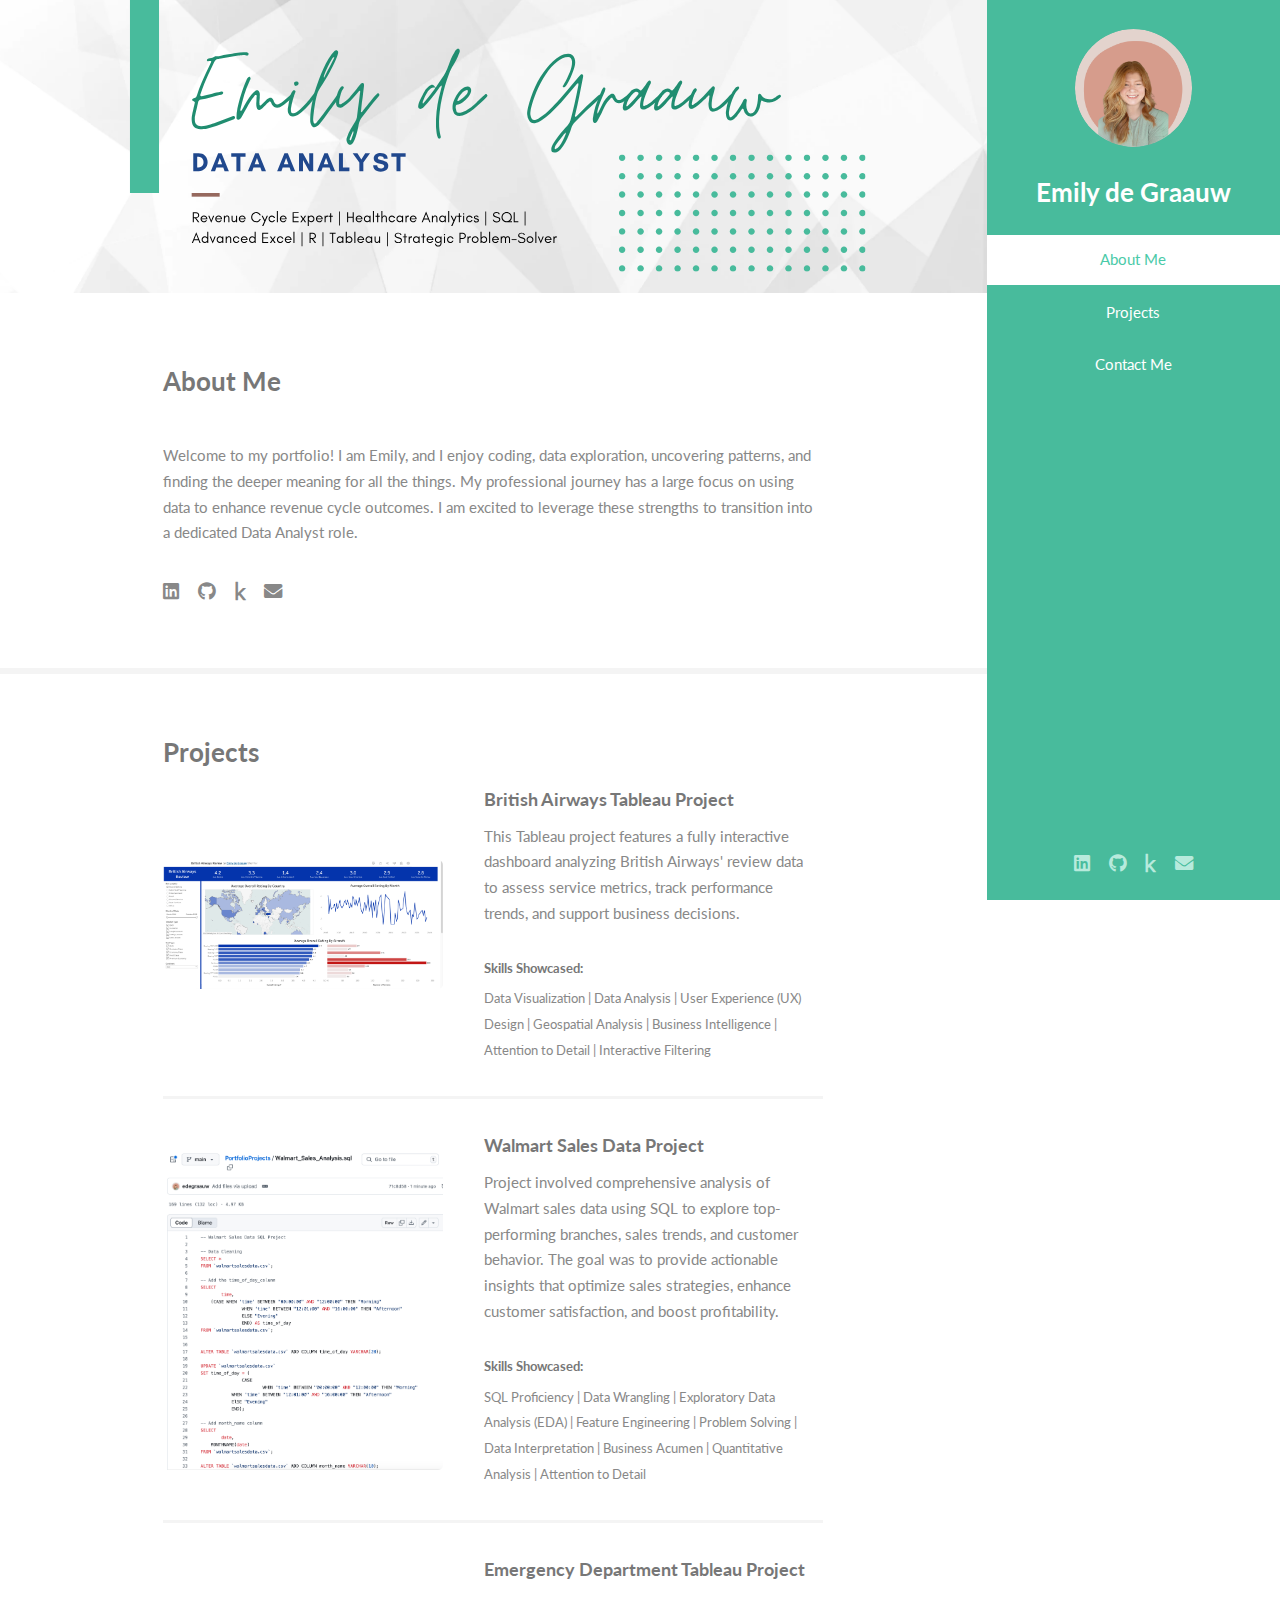
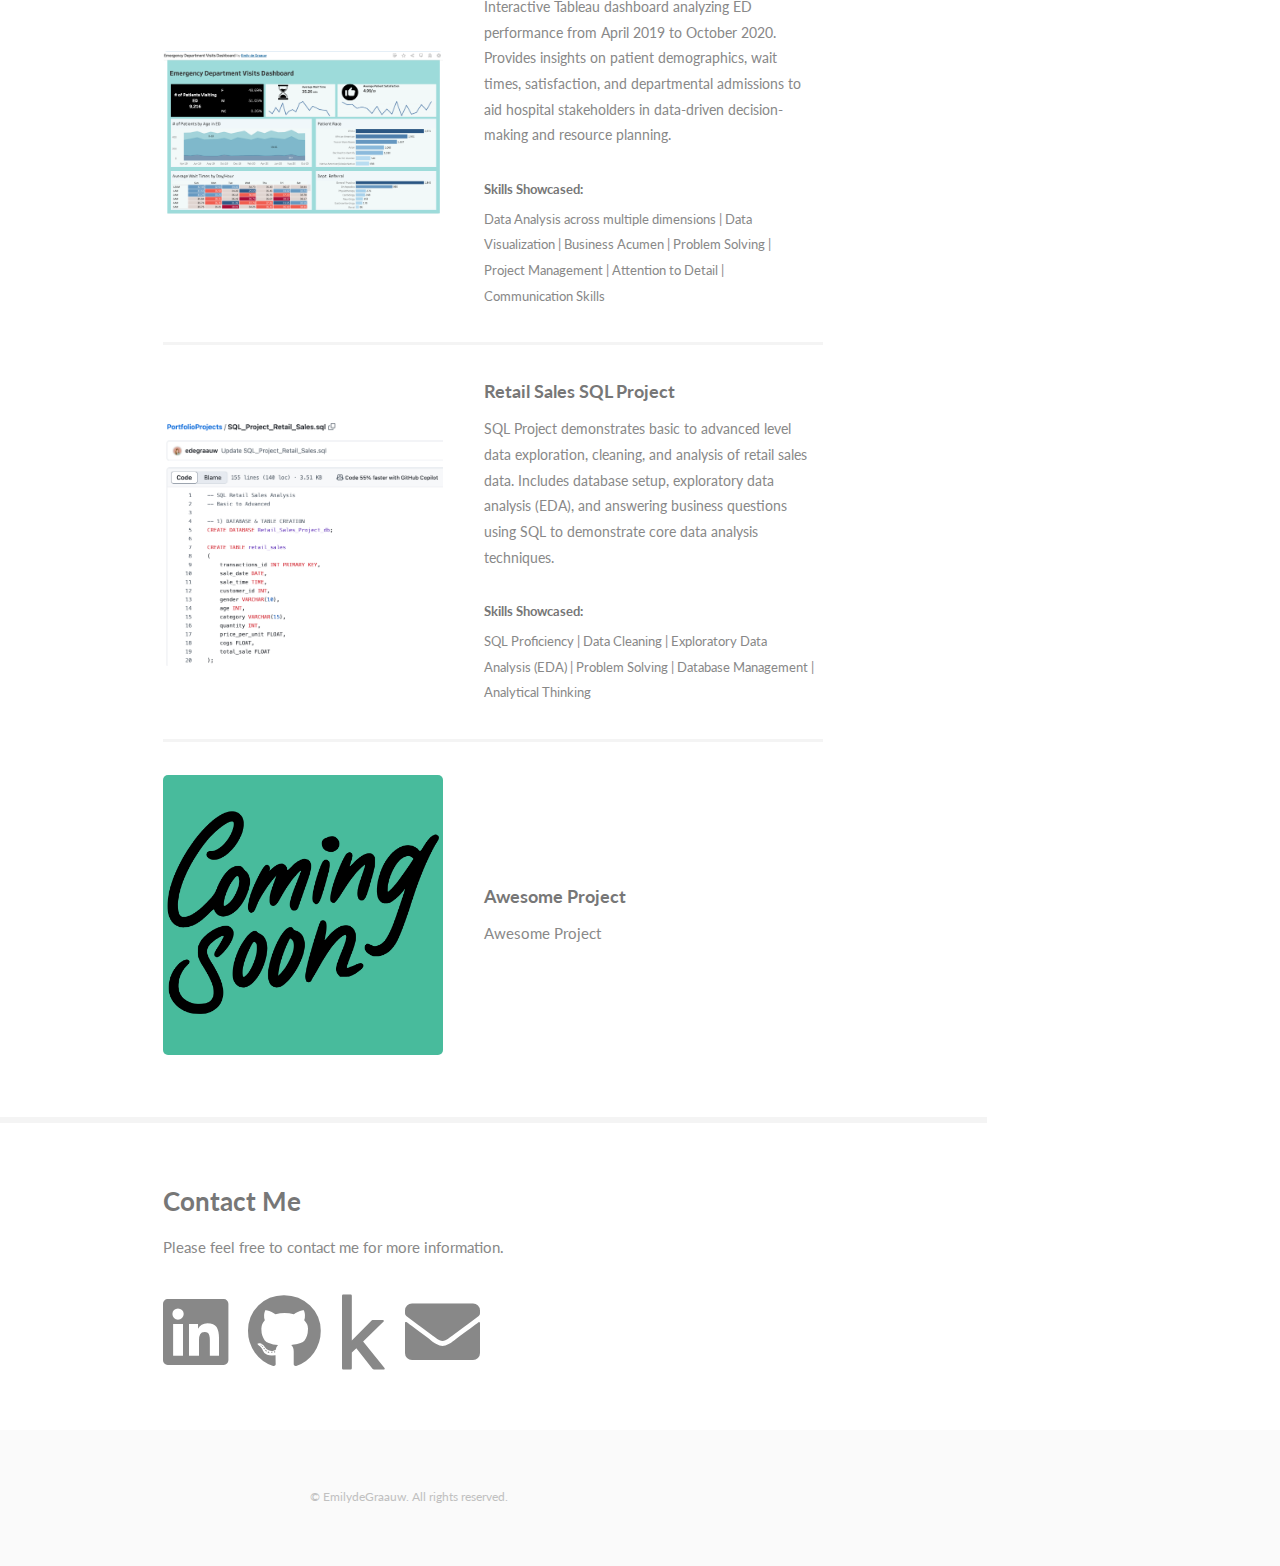
<file: index.html>
<!DOCTYPE HTML>

<html>
	<head>
		<title>Emily de Graauw Portfolio</title>
		<meta charset="utf-8" />
		<meta name="viewport" content="width=device-width, initial-scale=1, user-scalable=no" />
		<link rel="stylesheet" href="assets/css/main.css" />
	</head>
	<body class="is-preload">

		<!-- Header -->
			<section id="header">
				<header>
					<span class="image avatar"><img src="images/avatar.jpg" alt="" /></span>
					<h1 id="logo"><a href="#">Emily de Graauw</a></h1>
				</header>
				<nav id="nav">
					<ul>
						<li><a href="#one" class="active">About Me</a></li>
						<li><a href="#two">Projects</a></li>
						<li><a href="#three">Contact Me</a></li>
					</ul>
				</nav>
				<!-- Added additional code outside of template to ensure links opened in a new window (code added target="_blank")-->
				<p>
				<footer>
					<ul class="icons">
						<li><a href="https://www.linkedin.com/in/emily128/" target="_blank" class="icon brands fa-linkedin"><span class="label">LinkedIn</span></a></li>
						<li><a href="https://github.com/edegraauw" target="_blank" class="icon brands fa-github"><span class="label">Github</span></a></li>
						<li><a href="https://www.kaggle.com/emilydegraauw" target="_blank" class="icon brands fa-kaggle"><span class="label">Github</span></a></li>
						<li><a href="mailto:emailymaidegraauw@gmail.com?subject=Let's Schedule a Time to Chat" class="icon solid fa-envelope"><span class="label">Email</span></a></li>
					</ul>
				</footer>
			</section>

		<!-- Wrapper -->
			<div id="wrapper">

				<!-- Main -->
					<div id="main">

						<!-- One -->
							<section id="one">
								<div class="image main" data-position="center">
									<img src="images/banner.svg" alt="" />
								</div>
								<div class="container">
									<header class="major">
										<h2></h2>
										<p>About Me
									</header>
									<p>Welcome to my portfolio! I am Emily, and I enjoy coding, data exploration, uncovering patterns, and finding the deeper meaning for all the things. My professional journey has a large focus on using data to enhance revenue cycle outcomes. I am excited to leverage these strengths to transition into a dedicated Data Analyst role.
								<br>
								<ul class="icons">
									<li><a href="https://www.linkedin.com/in/emily128/" target="_blank" class="icon brands fa-linkedin"><span class="label">LinkedIn</span></a></li>
									<li><a href="https://github.com/edegraauw" target="_blank" class="icon brands fa-github"><span class="label">Github</span></a></li>
									<li><a href="https://www.kaggle.com/emilydegraauw" target="_blank" class="icon brands fa-kaggle"><span class="label">Kaggle</span></a></li>
									<li><a href="mailto:emailymaidegraauw@gmail.com?subject=Let's Schedule a Time to Chat" class="icon solid fa-envelope"><span class="label">Email</span></a></li>
								</ul>
							</section>

						<!-- Three -->
							<section id="two">
								<div class="container">
									<h3>Projects</h3>
									<div class="features">
										<article>
											<a href="BritishAirwaysReview.html" class="image"><img src="images/British_Airways_Review.png" alt="" /></a>
											<div class="inner">
												<a href="BritishAirwaysReview.html"><h4>British Airways Tableau Project</h4></a>
												<p>This Tableau project features a fully interactive dashboard analyzing British Airways' review data to assess service metrics, track performance trends, and support business decisions. </p>
												<h5>Skills Showcased:</h5><p style="font-size:13px">Data Visualization | Data Analysis | User Experience (UX) Design | Geospatial Analysis | Business Intelligence | Attention to Detail | Interactive Filtering
												</p>
											</div>
										</article>
										<article>
											<a href="WalmartSalesSQLProject" class="image"><img src="images/WalmartSalesSQL.png" alt="" /></a>
											<div class="inner">
												<a href="WalmartSalesSQLProject.html"><h4>Walmart Sales Data Project</h4></a>
												<p>Project involved comprehensive analysis of Walmart sales data using SQL to explore top-performing branches, sales trends, and customer behavior. The goal was to provide actionable insights that optimize sales strategies, enhance customer satisfaction, and boost profitability.</p>
												<h5>Skills Showcased:</h5><p style="font-size:13px">SQL Proficiency | Data Wrangling | Exploratory Data Analysis (EDA) | Feature Engineering | Problem Solving | Data Interpretation | Business Acumen | Quantitative Analysis | Attention to Detail</p>
											</div>
										</article>
										<article>
											<a href="EmergencydeptProject.html" class="image"><img src="images/Emergencydashboard.png" alt="" /></a>
											<div class="inner">
												<a href="EmergencydeptProject.html"><h4>Emergency Department Tableau Project</h4></a>
												<p style="font-size:14px">Interactive Tableau dashboard analyzing ED performance from April 2019 to October 2020. Provides insights on patient demographics, wait times, satisfaction, and departmental admissions to aid hospital stakeholders in data-driven decision-making and resource planning.</p>
												<h5>Skills Showcased:</h5><p style="font-size:13px">Data Analysis across multiple dimensions | Data Visualization | Business Acumen | Problem Solving | Project Management | Attention to Detail | Communication Skills </p>
											</div>
										</article>
										<article>
											<a href="RetailSalesSQLProject.html" class="image"><img src="images/SQL_Project.png" alt="" /></a>
											<div class="inner">
												<a href="RetailSalesSQLProject.html""><h4>Retail Sales SQL Project</h4></a>
												<p style="font-size:14px">SQL Project demonstrates basic to advanced level data exploration, cleaning, and analysis of retail sales data. Includes database setup, exploratory data analysis (EDA), and answering business questions using SQL to demonstrate core data analysis techniques.</p>
												<h5>Skills Showcased:</h5><p style="font-size:13px">SQL Proficiency | Data Cleaning | Exploratory Data Analysis (EDA) | Problem Solving | Database Management | Analytical Thinking</p>
											</div>
										</article>
										<article>
											<a href="#" class="image"><img src="images/ComingSoon.png" alt="" /></a>
											<div class="inner">
												<h4>Awesome Project</h4>
												<p>Awesome Project</p>
											</div>
										</article>
										
									
									</div>
								</div>
							</section>

						<!-- Four -->
							<section id="three">
								<div class="container">
						<!-- added code to increase icon size outside of the original code-->
									<h3>Contact Me</h3>
									<p>Please feel free to contact me for more information.</p>
									<ul class="icons">
										<br>
										<li><a href="https://www.linkedin.com/in/emily128/" target="_blank" class="icon brands fa-linkedin" style="font-size:60px"><span class="label">LinkedIn</span></a></li>
										<li><a href="https://github.com/edegraauw" target="_blank" class="icon brands fa-github" style="font-size:60px"><span class="label">Github</span></a></li>
										<li><a href="https://www.kaggle.com/emilydegraauw" target="_blank" class="icon brands fa-kaggle" style="font-size:60px"><span class="label">Github</span></a></li>
										<li><a href="mailto:emailymaidegraauw@gmail.com?subject=Let's Schedule a Time to Chat" class="icon solid fa-envelope" style="font-size:60px"><span class="label">Email</span></a></li>
									</ul>
											</div>
										</div>
									</form>
								</div>
							</section>

					</div>

				<!-- Footer -->
					<section id="footer">
						<div class="container">
							<ul class="copyright">
								<li>&copy; EmilydeGraauw. All rights reserved.</li>
							</ul>
						</div>
					</section>

			</div>

		<!-- Scripts -->
			<script src="assets/js/jquery.min.js"></script>
			<script src="assets/js/jquery.scrollex.min.js"></script>
			<script src="assets/js/jquery.scrolly.min.js"></script>
			<script src="assets/js/browser.min.js"></script>
			<script src="assets/js/breakpoints.min.js"></script>
			<script src="assets/js/util.js"></script>
			<script src="assets/js/main.js"></script>

	</body>
</html>
</file>
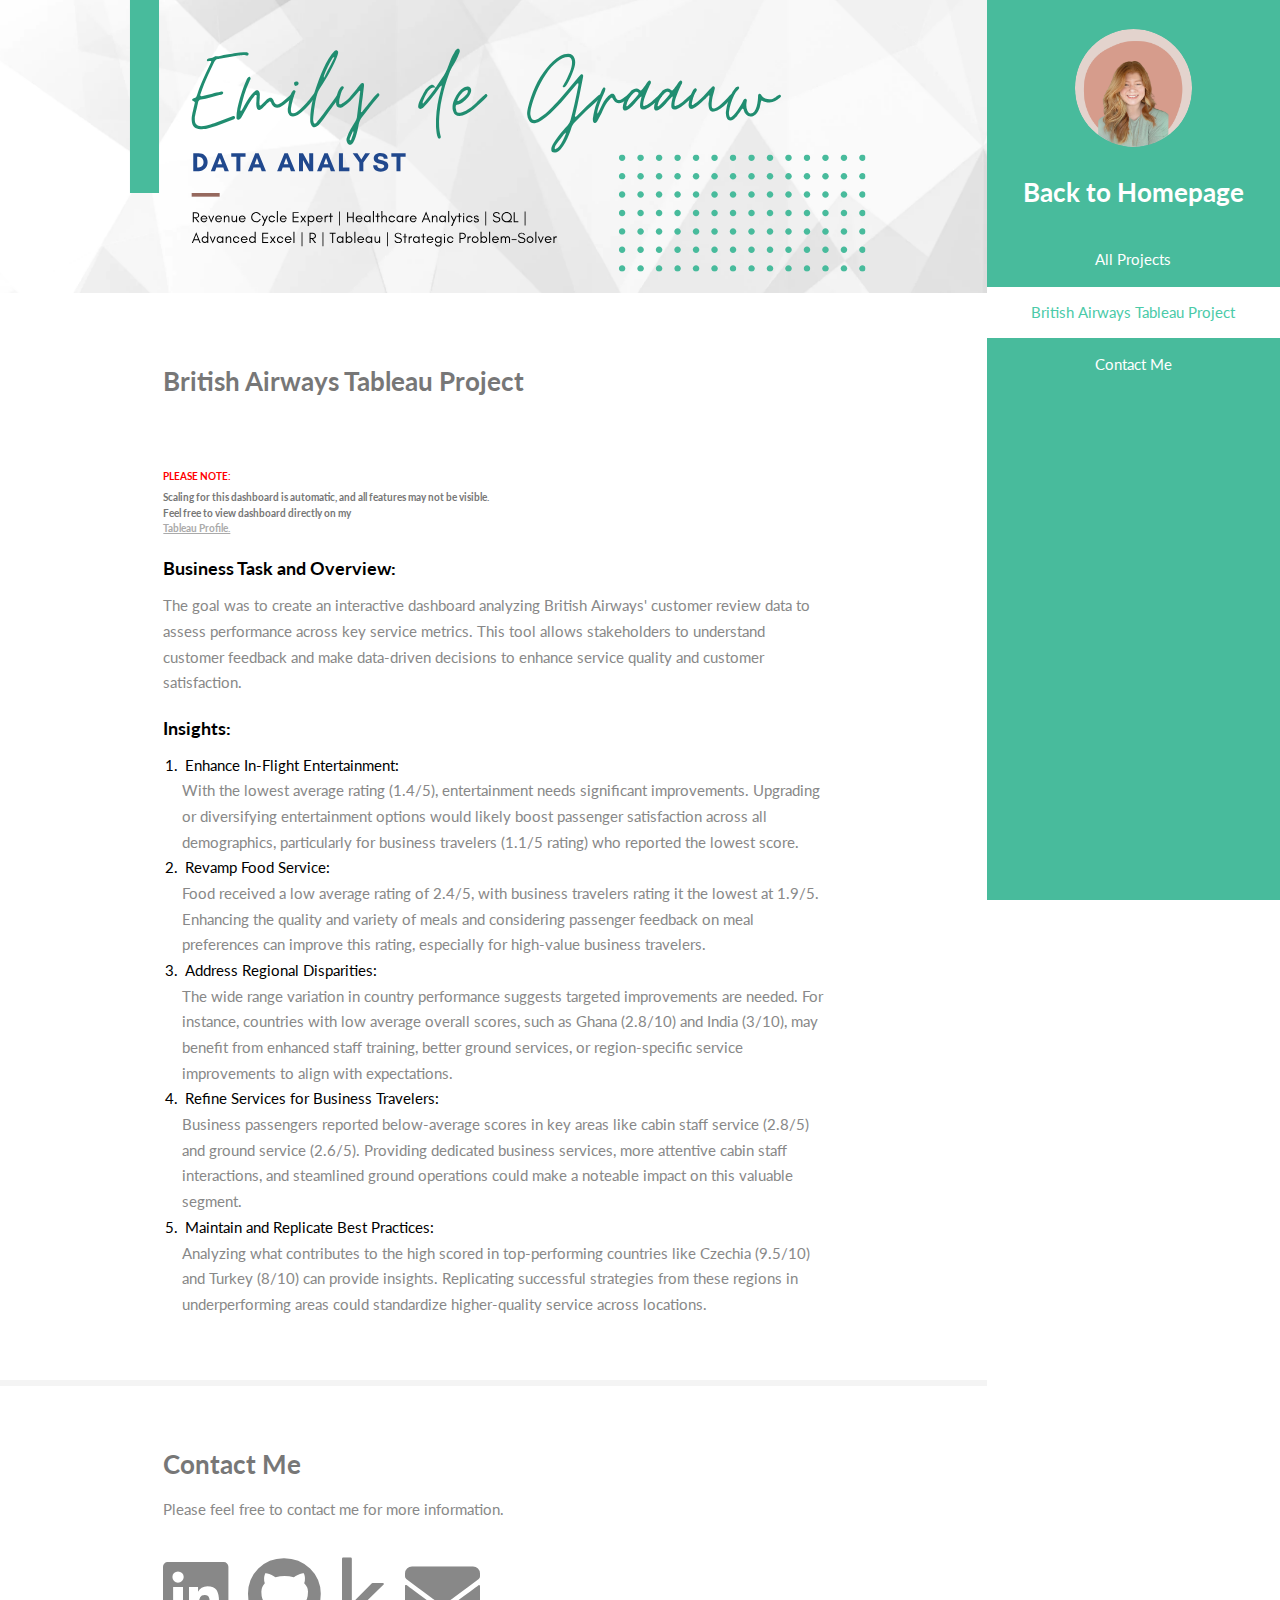
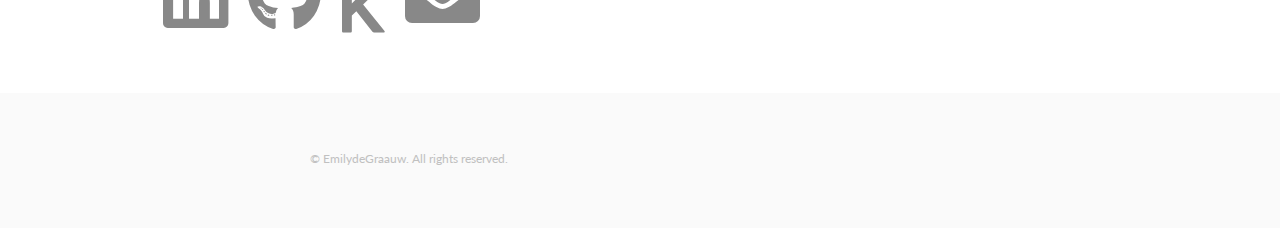
<file: BritishAirwaysReview.html>
<!DOCTYPE HTML>
<html>
	<head>
		<title>Emily de Graauw Portfolio</title>
		<meta charset="utf-8" />
		<meta name="viewport" content="width=device-width, initial-scale=1, user-scalable=no" />
		<link rel="stylesheet" href="assets/css/main.css" />
	</head>
	<body class="is-preload">

		<!-- Header -->
			<section id="header">
				<header>
					<span class="image avatar"><img src="images/avatar.jpg" alt="" /></span>
					<h1 id="logo"><a href="index.html">Back to Homepage</a></h1>
				</header>
				<nav id="nav">
					<ul>
                        <li><a href="index.html#two">All Projects</a></li>
						<li><a href="#one" class="active">British Airways Tableau Project</a></li>
						<li><a href="#three">Contact Me</a></li>
					</ul>
				</nav>
			</section>

		<!-- Wrapper -->
			<div id="wrapper">

				<!-- Main -->
					<div id="main">
						<!-- One -->
							<section id="one">
								<div class="image main" data-position="center">
									<img src="images/banner.svg" alt="" />
								</div>
								<div class="container">
									<header class="major">
										<h2></h2>
										<p>British Airways Tableau Project</p>
                                        <div class='tableauPlaceholder' id='viz1731821000792' style='position: relative'><noscript><a href='#'><img alt='Dashboard 1 ' src='https:&#47;&#47;public.tableau.com&#47;static&#47;images&#47;Br&#47;BritishAirwaysReview_17318179075870&#47;Dashboard1&#47;1_rss.png' style='border: none' /></a></noscript><object class='tableauViz'  style='display:none;'><param name='host_url' value='https%3A%2F%2Fpublic.tableau.com%2F' /> <param name='embed_code_version' value='3' /> <param name='site_root' value='' /><param name='name' value='BritishAirwaysReview_17318179075870&#47;Dashboard1' /><param name='tabs' value='no' /><param name='toolbar' value='yes' /><param name='static_image' value='https:&#47;&#47;public.tableau.com&#47;static&#47;images&#47;Br&#47;BritishAirwaysReview_17318179075870&#47;Dashboard1&#47;1.png' /> <param name='animate_transition' value='yes' /><param name='display_static_image' value='yes' /><param name='display_spinner' value='yes' /><param name='display_overlay' value='yes' /><param name='display_count' value='yes' /><param name='language' value='en-US' /></object></div>                <script type='text/javascript'>                    var divElement = document.getElementById('viz1731821000792');                    var vizElement = divElement.getElementsByTagName('object')[0];                    if ( divElement.offsetWidth > 800 ) { vizElement.style.width='100%';vizElement.style.height=(divElement.offsetWidth*0.75)+'px';} else if ( divElement.offsetWidth > 500 ) { vizElement.style.width='100%';vizElement.style.height=(divElement.offsetWidth*0.75)+'px';} else { vizElement.style.width='100%';vizElement.style.height='1377px';}                     var scriptElement = document.createElement('script');                    scriptElement.src = 'https://public.tableau.com/javascripts/api/viz_v1.js';                    vizElement.parentNode.insertBefore(scriptElement, vizElement);                </script>
                                        <br>
                                        <h6 style="color:red">
                                            
                                        PLEASE NOTE:</h6>
                                        <h6>Scaling for this dashboard is automatic, and all features may not be visible.<br>
                                        Feel free to view dashboard directly on my<a href="https://public.tableau.com/app/profile/emily.de.graauw/viz/BritishAirwaysReview_17318179075870/Dashboard1"target="_blank"><p style="text-decoration:underline;">Tableau Profile.</a></p></h6>     
							<p><h4 style="color:black">Business Task and Overview:</h4>
                            The goal was to create an interactive dashboard analyzing British Airways' customer review data to assess performance across key service metrics. This tool allows stakeholders to understand customer feedback and make data-driven decisions to enhance service quality and customer satisfaction.</p>
                            <h4 style="color:black">Insights:</h4>
                            <ol>
                                <li style="color:black">Enhance In-Flight Entertainment:</li> With the lowest average rating (1.4/5), entertainment needs significant improvements. Upgrading or diversifying entertainment options would likely boost passenger satisfaction across all demographics, particularly for business travelers (1.1/5 rating) who reported the lowest score. 
                                <li style="color:black">Revamp Food Service:</li> Food received a low average rating of 2.4/5, with business travelers rating it the lowest at 1.9/5. Enhancing the quality and variety of meals and considering passenger feedback  on meal preferences can improve this rating, especially for high-value business travelers. 
                                <li style="color:black">Address Regional Disparities:</li> The wide range variation in country performance suggests targeted improvements are needed. For instance, countries with low average overall scores, such as Ghana (2.8/10) and India (3/10), may benefit from enhanced staff training, better ground services, or region-specific service improvements to align with expectations. 
                                <li style="color:black">Refine Services for Business Travelers:</li> Business passengers reported below-average scores in key areas like cabin staff service (2.8/5) and ground service (2.6/5). Providing dedicated business services, more attentive cabin staff interactions, and steamlined ground operations could make a noteable impact on this valuable segment.   
                                <li style="color:black">Maintain and Replicate Best Practices:</li> Analyzing what contributes to the high scored in top-performing countries like Czechia (9.5/10) and Turkey (8/10) can provide insights. Replicating successful strategies from these regions in underperforming areas could standardize higher-quality service across locations.    
                            </ol></p>
							
                            </p>	
							</section>

						
						<!-- Four -->
							<section id="three">
								<div class="container">
						<!-- added code to increase icon size outside of the original code-->
									<h3>Contact Me</h3>
									<p>Please feel free to contact me for more information.</p>
									<ul class="icons">
										<br>
										<li><a href="https://www.linkedin.com/in/emily128/" target="_blank" class="icon brands fa-linkedin" style="font-size:60px"><span class="label">LinkedIn</span></a></li>
										<li><a href="https://github.com/edegraauw" target="_blank" class="icon brands fa-github" style="font-size:60px"><span class="label">Github</span></a></li>
										<li><a href="https://www.kaggle.com/emilydegraauw" target="_blank" class="icon brands fa-kaggle" style="font-size:60px"><span class="label">Github</span></a></li>
										<li><a href="mailto:emailymaidegraauw@gmail.com?subject=Let's Schedule a Time to Chat" class="icon solid fa-envelope" style="font-size:60px"><span class="label">Email</span></a></li>
									</ul>
											</div>
										</div>
									</form>
								</div>
							</section>

					</div>

				<!-- Footer -->
					<section id="footer">
						<div class="container">
							<ul class="copyright">
								<li>&copy; EmilydeGraauw. All rights reserved.</li>
							</ul>
						</div>
					</section>

			</div>

		<!-- Scripts -->
			<script src="assets/js/jquery.min.js"></script>
			<script src="assets/js/jquery.scrollex.min.js"></script>
			<script src="assets/js/jquery.scrolly.min.js"></script>
			<script src="assets/js/browser.min.js"></script>
			<script src="assets/js/breakpoints.min.js"></script>
			<script src="assets/js/util.js"></script>
			<script src="assets/js/main.js"></script>

	</body>
</html>
</file>
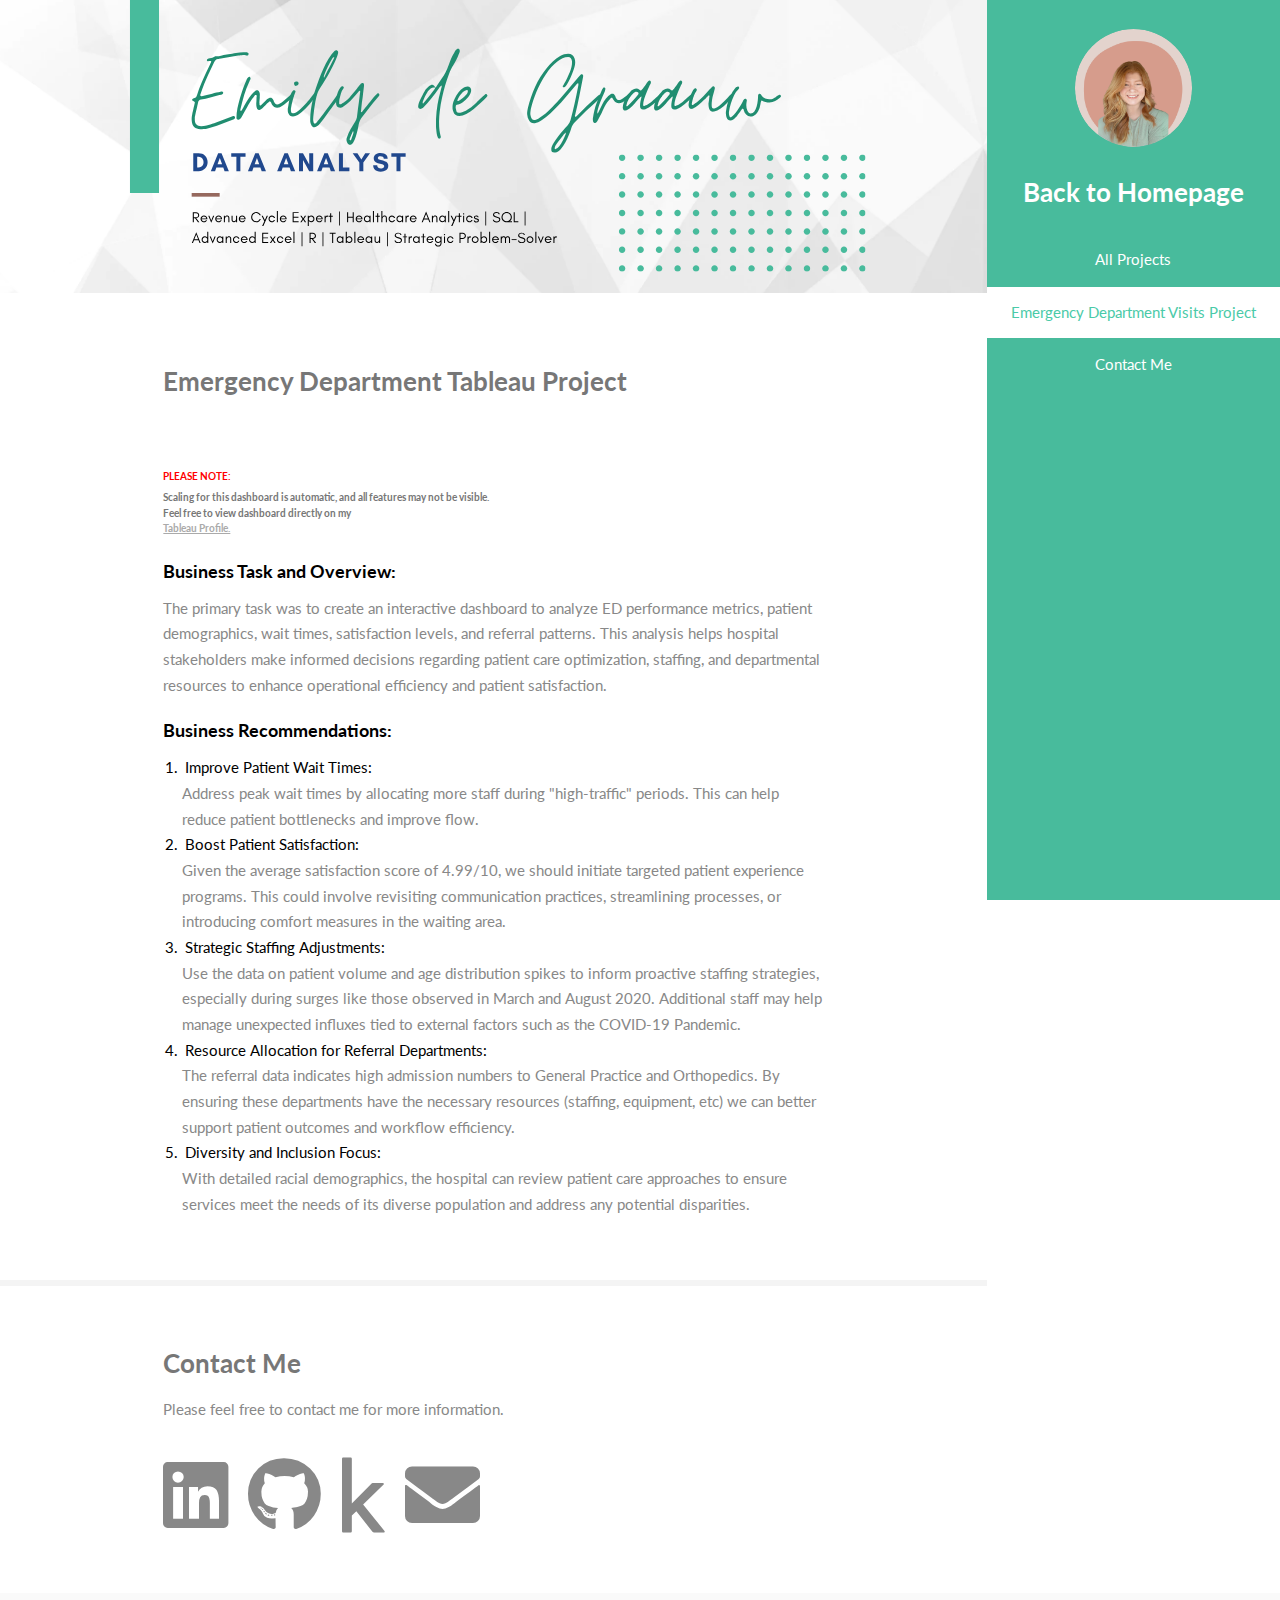
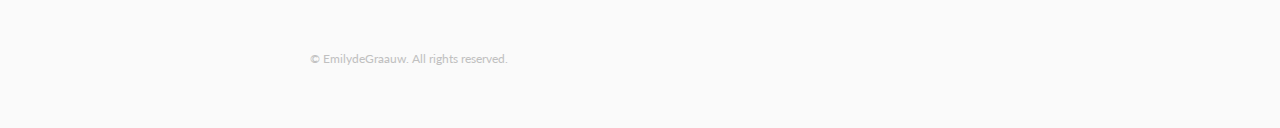
<file: EmergencydeptProject.html>
<!DOCTYPE HTML>
<html>
	<head>
		<title>Emily de Graauw Portfolio</title>
		<meta charset="utf-8" />
		<meta name="viewport" content="width=device-width, initial-scale=1, user-scalable=no" />
		<link rel="stylesheet" href="assets/css/main.css" />
	</head>
	<body class="is-preload">

		<!-- Header -->
			<section id="header">
				<header>
					<span class="image avatar"><img src="images/avatar.jpg" alt="" /></span>
					<h1 id="logo"><a href="index.html">Back to Homepage</a></h1>
				</header>
				<nav id="nav">
					<ul>
                        <li><a href="index.html#two">All Projects</a></li>
						<li><a href="#one" class="active">Emergency Department Visits Project</a></li>
						<li><a href="#three">Contact Me</a></li>
					</ul>
				</nav>
			</section>

		<!-- Wrapper -->
			<div id="wrapper">

				<!-- Main -->
					<div id="main">
						<!-- One -->
							<section id="one">
								<div class="image main" data-position="center">
									<img src="images/banner.svg" alt="" />
								</div>
								<div class="container">
									<header class="major">
										<h2></h2>
										<p>Emergency Department Tableau Project</p>
                                    <div class='tableauPlaceholder' id='viz1731644382555' style='position: relative'><noscript><a href='#'><img alt='Dashboard 1 ' src='https:&#47;&#47;public.tableau.com&#47;static&#47;images&#47;Em&#47;EmergencyDepartmentVisitsDashboard_17316206989780&#47;Dashboard1&#47;1_rss.png' style='border: none' /></a></noscript><object class='tableauViz'  style='display:none;'><param name='host_url' value='https%3A%2F%2Fpublic.tableau.com%2F' /> <param name='embed_code_version' value='3' /> <param name='site_root' value='' /><param name='name' value='EmergencyDepartmentVisitsDashboard_17316206989780&#47;Dashboard1' /><param name='tabs' value='no' /><param name='toolbar' value='yes' /><param name='static_image' value='https:&#47;&#47;public.tableau.com&#47;static&#47;images&#47;Em&#47;EmergencyDepartmentVisitsDashboard_17316206989780&#47;Dashboard1&#47;1.png' /> <param name='animate_transition' value='yes' /><param name='display_static_image' value='yes' /><param name='display_spinner' value='yes' /><param name='display_overlay' value='yes' /><param name='display_count' value='yes' /><param name='language' value='en-US' /></object></div>                <script type='text/javascript'>                    var divElement = document.getElementById('viz1731644382555');                    var vizElement = divElement.getElementsByTagName('object')[0];                    if ( divElement.offsetWidth > 800 ) { vizElement.style.width='100%';vizElement.style.height=(divElement.offsetWidth*0.75)+'px';} else if ( divElement.offsetWidth > 500 ) { vizElement.style.width='100%';vizElement.style.height=(divElement.offsetWidth*0.75)+'px';} else { vizElement.style.width='100%';vizElement.style.height='1827px';}                     var scriptElement = document.createElement('script');                    scriptElement.src = 'https://public.tableau.com/javascripts/api/viz_v1.js';                    vizElement.parentNode.insertBefore(scriptElement, vizElement);                </script>
                                    <br>
                                <h6 style="color:red">
                                    
                                PLEASE NOTE:</h6>
                                <h6>Scaling for this dashboard is automatic, and all features may not be visible.<br>
                                Feel free to view dashboard directly on my<a href="https://public.tableau.com/app/profile/emily.de.graauw/viz/EmergencyDepartmentVisitsDashboard_17316206989780/Dashboard1#1"target="_blank"><p style="text-decoration:underline;">Tableau Profile.</a></p></h6>
                            </p>
							<p><h4 style="color:black">Business Task and Overview:</h4>
                            The primary task was to create an interactive dashboard to analyze ED performance metrics, patient demographics, wait times, satisfaction levels, and referral patterns.
                            This analysis helps hospital stakeholders make informed decisions regarding patient care optimization, staffing, and departmental resources to enhance operational efficiency and patient satisfaction.</p>
                            <h4 style="color:black">Business Recommendations:</h4>
                            <ol>
                                <li style="color:black">Improve Patient Wait Times:</li> Address peak wait times by allocating more staff during "high-traffic" periods. This can help reduce patient bottlenecks and improve flow. 
                                <li style="color:black">Boost Patient Satisfaction:</li> Given the average satisfaction score of 4.99/10, we should initiate targeted patient experience programs. This could involve revisiting communication practices, streamlining processes, or introducing comfort measures in the waiting area.
                                <li style="color:black">Strategic Staffing Adjustments:</li> Use the data on patient volume and age distribution spikes to inform proactive staffing strategies, especially during surges like those observed in March and August 2020. Additional staff may help manage unexpected influxes tied to external factors such as the COVID-19 Pandemic. 
                                <li style="color:black"> Resource Allocation for Referral Departments:</li> The referral data indicates high admission numbers to General Practice and Orthopedics. By ensuring these departments have the necessary resources (staffing, equipment, etc) we can better support patient outcomes and workflow efficiency.
                                <li style="color:black">Diversity and Inclusion Focus:</li> With detailed racial demographics, the hospital can review patient care approaches to ensure services meet the needs of its diverse population and address any potential disparities. 

                            </ol></p>
                            </p>	
							</section>

						
						<!-- Four -->
							<section id="three">
								<div class="container">
						<!-- added code to increase icon size outside of the original code-->
									<h3>Contact Me</h3>
									<p>Please feel free to contact me for more information.</p>
									<ul class="icons">
										<br>
										<li><a href="https://www.linkedin.com/in/emily128/" target="_blank" class="icon brands fa-linkedin" style="font-size:60px"><span class="label">LinkedIn</span></a></li>
										<li><a href="https://github.com/edegraauw" target="_blank" class="icon brands fa-github" style="font-size:60px"><span class="label">Github</span></a></li>
										<li><a href="https://www.kaggle.com/emilydegraauw" target="_blank" class="icon brands fa-kaggle" style="font-size:60px"><span class="label">Github</span></a></li>
										<li><a href="mailto:emailymaidegraauw@gmail.com?subject=Let's Schedule a Time to Chat" class="icon solid fa-envelope" style="font-size:60px"><span class="label">Email</span></a></li>
									</ul>
											</div>
										</div>
									</form>
								</div>
							</section>

					</div>

				<!-- Footer -->
					<section id="footer">
						<div class="container">
							<ul class="copyright">
								<li>&copy; EmilydeGraauw. All rights reserved.</li>
							</ul>
						</div>
					</section>

			</div>

		<!-- Scripts -->
			<script src="assets/js/jquery.min.js"></script>
			<script src="assets/js/jquery.scrollex.min.js"></script>
			<script src="assets/js/jquery.scrolly.min.js"></script>
			<script src="assets/js/browser.min.js"></script>
			<script src="assets/js/breakpoints.min.js"></script>
			<script src="assets/js/util.js"></script>
			<script src="assets/js/main.js"></script>

	</body>
</html>
</file>
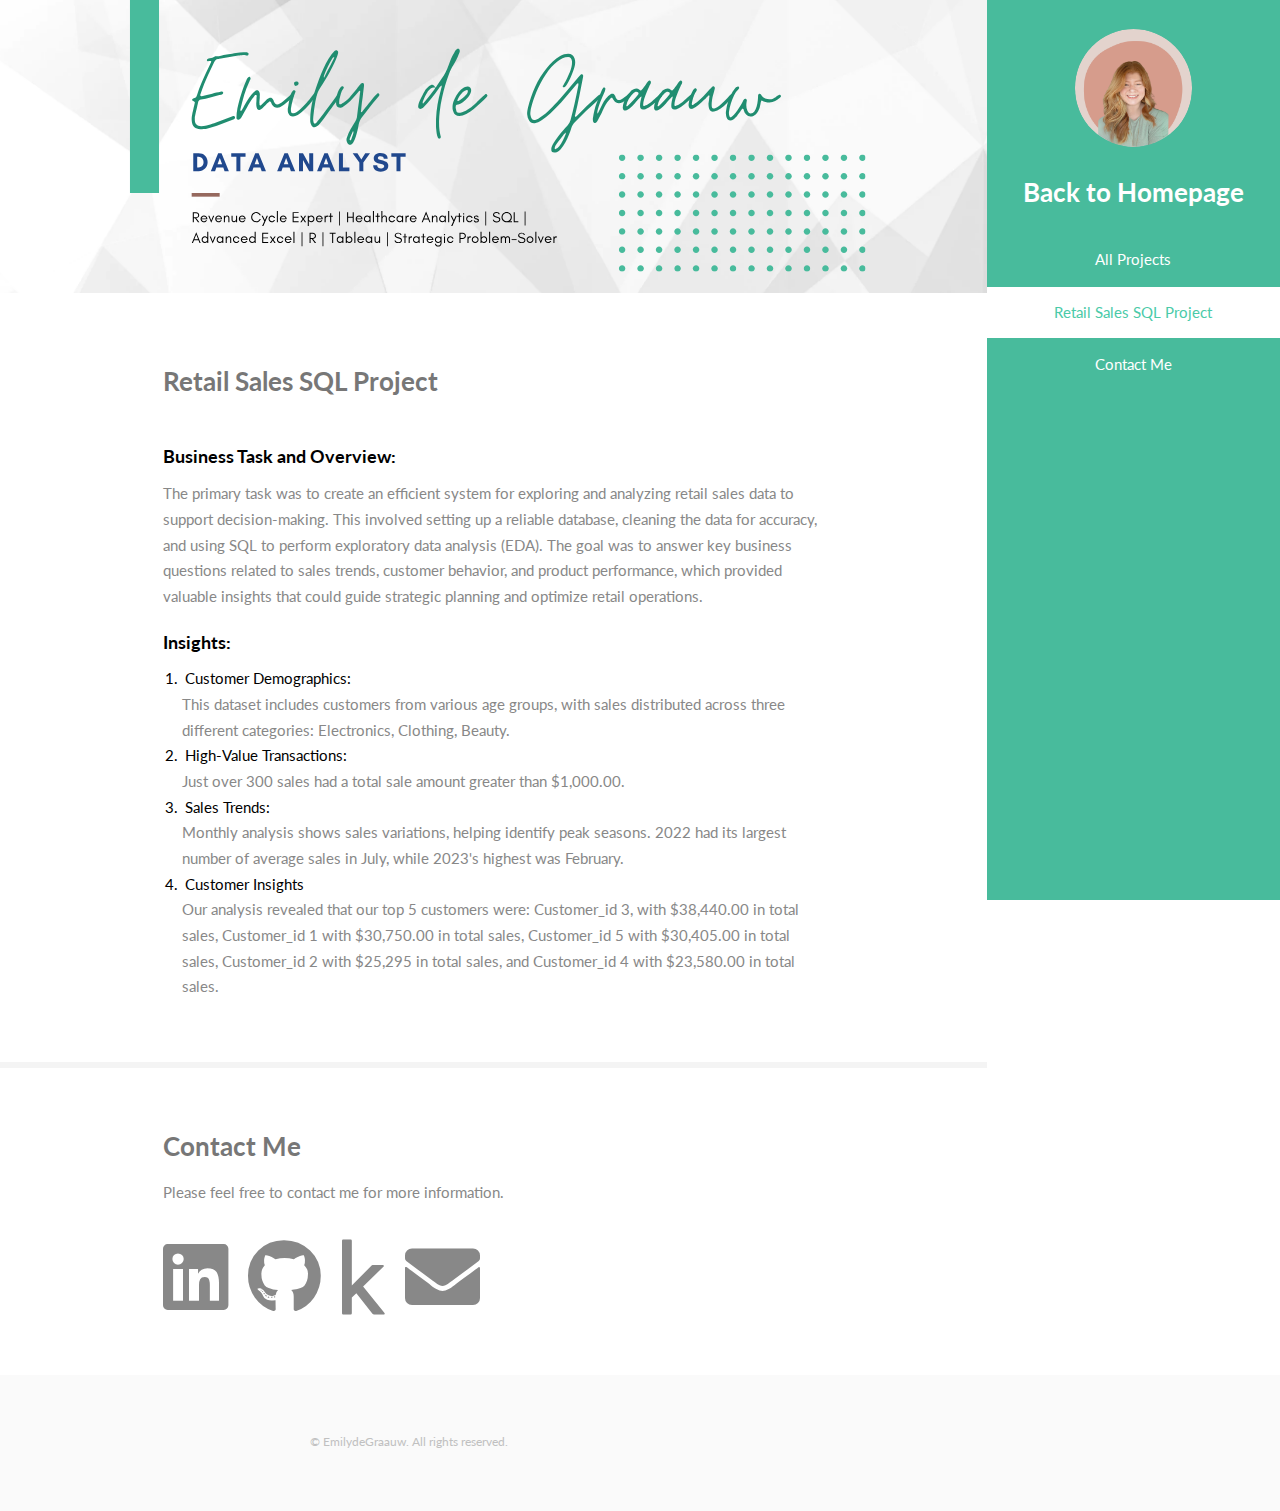
<file: RetailSalesSQLProject.html>
<!DOCTYPE HTML>
<html>
	<head>
		<title>Emily de Graauw Portfolio</title>
		<meta charset="utf-8" />
		<meta name="viewport" content="width=device-width, initial-scale=1, user-scalable=no" />
		<link rel="stylesheet" href="assets/css/main.css" />
	</head>
	<body class="is-preload">

		<!-- Header -->
			<section id="header">
				<header>
					<span class="image avatar"><img src="images/avatar.jpg" alt="" /></span>
					<h1 id="logo"><a href="index.html">Back to Homepage</a></h1>
				</header>
				<nav id="nav">
					<ul>
                        <li><a href="index.html#two">All Projects</a></li>
						<li><a href="#one" class="active">Retail Sales SQL Project</a></li>
						<li><a href="#three">Contact Me</a></li>
					</ul>
				</nav>
			</section>

		<!-- Wrapper -->
			<div id="wrapper">

				<!-- Main -->
					<div id="main">
						<!-- One -->
							<section id="one">
								<div class="image main" data-position="center">
									<img src="images/banner.svg" alt="" />
								</div>
								<div class="container">
									<header class="major">
										<h2></h2>
										<p>Retail Sales SQL Project</p>
							
							<p><h4 style="color:black">Business Task and Overview:</h4>
                            The primary task was to create an efficient system for exploring and analyzing retail sales data to support decision-making. This involved setting up a reliable database, cleaning the data for accuracy, and using SQL to perform exploratory data analysis (EDA). The goal was to answer key business questions related to sales trends, customer behavior, and product performance, which provided valuable insights that could guide strategic planning and optimize retail operations.</p>
                            <h4 style="color:black">Insights:</h4>
                            <ol>
                                <li style="color:black">Customer Demographics:</li> This dataset includes customers from various age groups, with sales distributed across three different categories: Electronics, Clothing, Beauty.
                                <li style="color:black">High-Value Transactions:</li> Just over 300 sales had a total sale amount greater than $1,000.00.
                                <li style="color:black">Sales Trends:</li> Monthly analysis shows sales variations, helping identify peak seasons. 2022 had its largest number of average sales in July, while 2023's highest was February. 
                                <li style="color:black">Customer Insights</li> Our analysis revealed that our top 5 customers were: Customer_id 3, with $38,440.00 in total sales, Customer_id 1 with $30,750.00 in total sales, Customer_id 5 with $30,405.00 in total sales, Customer_id 2 with $25,295 in total sales, and Customer_id 4 with $23,580.00 in total sales.
                            </ol></p>
							<script src="https://gist.github.com/edegraauw/858b45f61c25a7a3f6ad779e00e31e84.js"></script>
                            </p>	
							</section>

						
						<!-- Four -->
							<section id="three">
								<div class="container">
						<!-- added code to increase icon size outside of the original code-->
									<h3>Contact Me</h3>
									<p>Please feel free to contact me for more information.</p>
									<ul class="icons">
										<br>
										<li><a href="https://www.linkedin.com/in/emily128/" target="_blank" class="icon brands fa-linkedin" style="font-size:60px"><span class="label">LinkedIn</span></a></li>
										<li><a href="https://github.com/edegraauw" target="_blank" class="icon brands fa-github" style="font-size:60px"><span class="label">Github</span></a></li>
										<li><a href="https://www.kaggle.com/emilydegraauw" target="_blank" class="icon brands fa-kaggle" style="font-size:60px"><span class="label">Github</span></a></li>
										<li><a href="mailto:emailymaidegraauw@gmail.com?subject=Let's Schedule a Time to Chat" class="icon solid fa-envelope" style="font-size:60px"><span class="label">Email</span></a></li>
									</ul>
											</div>
										</div>
									</form>
								</div>
							</section>

					</div>

				<!-- Footer -->
					<section id="footer">
						<div class="container">
							<ul class="copyright">
								<li>&copy; EmilydeGraauw. All rights reserved.</li>
							</ul>
						</div>
					</section>

			</div>

		<!-- Scripts -->
			<script src="assets/js/jquery.min.js"></script>
			<script src="assets/js/jquery.scrollex.min.js"></script>
			<script src="assets/js/jquery.scrolly.min.js"></script>
			<script src="assets/js/browser.min.js"></script>
			<script src="assets/js/breakpoints.min.js"></script>
			<script src="assets/js/util.js"></script>
			<script src="assets/js/main.js"></script>

	</body>
</html>
</file>
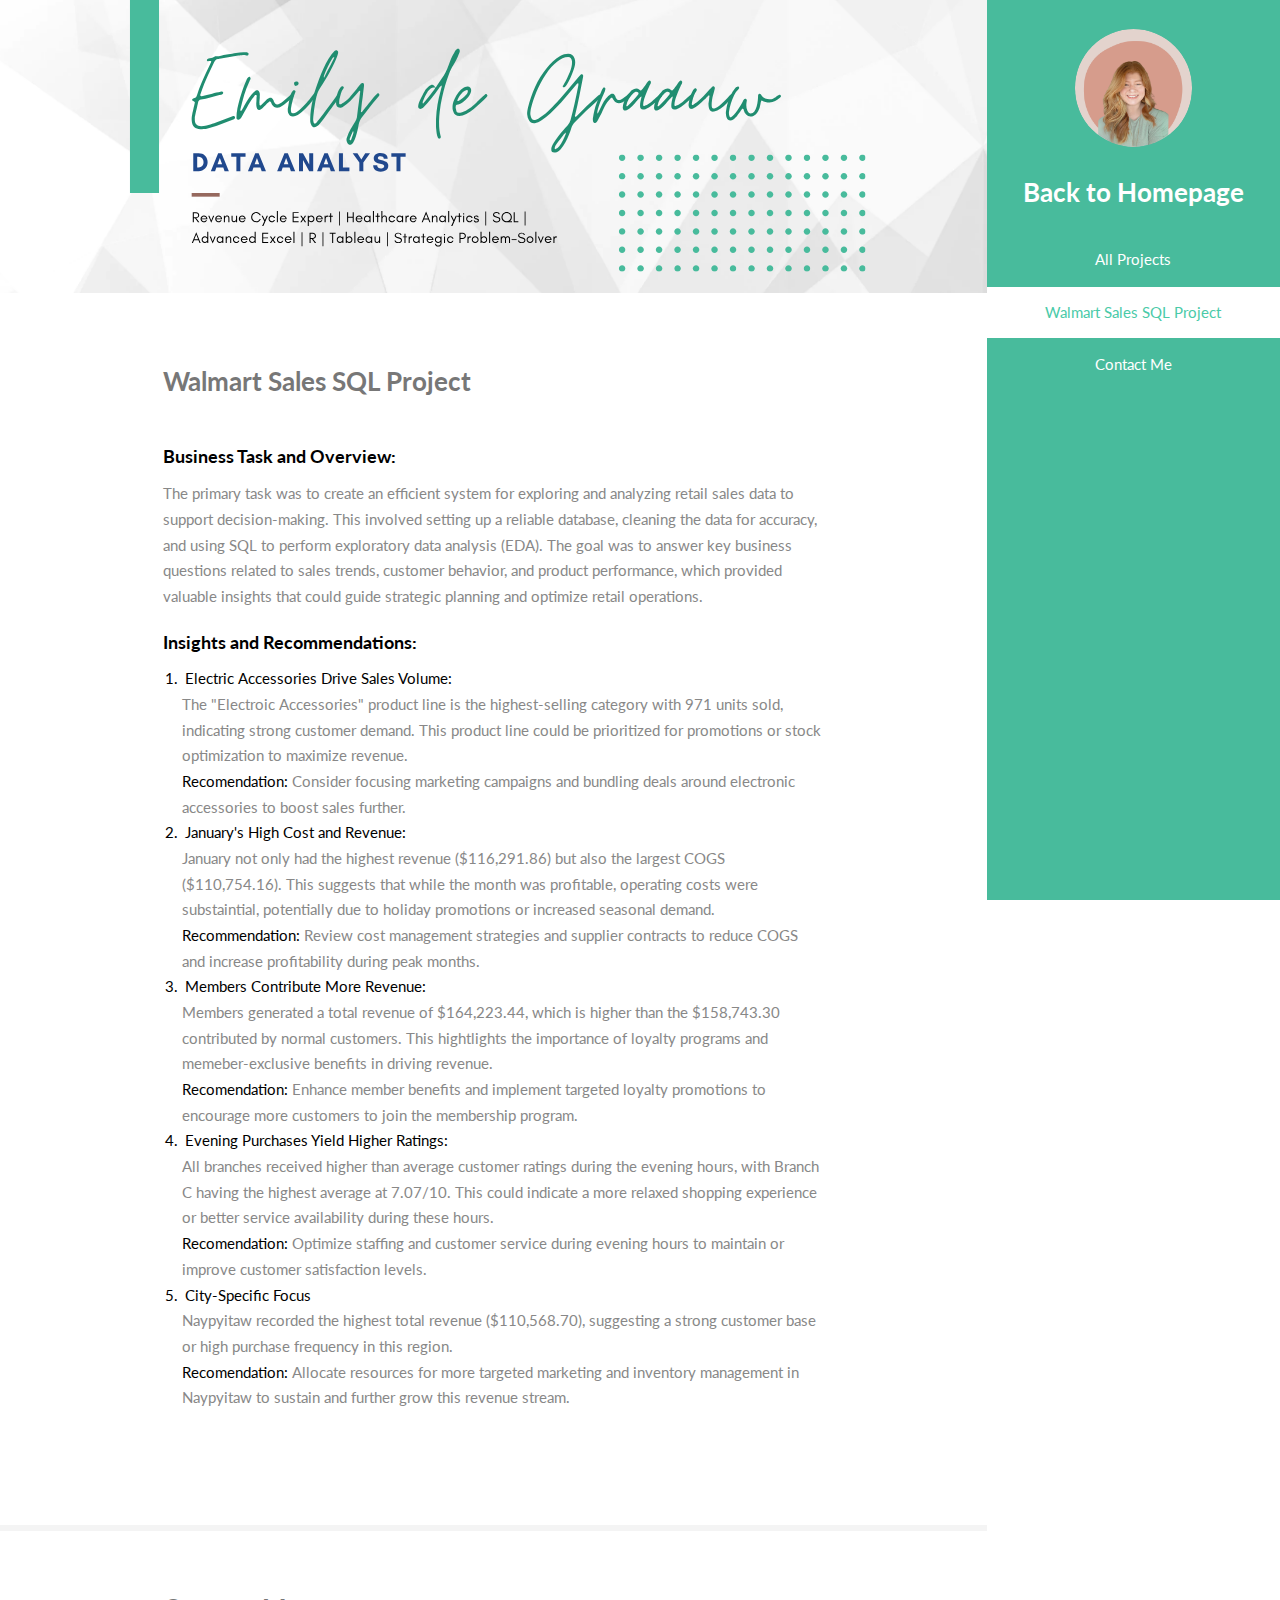
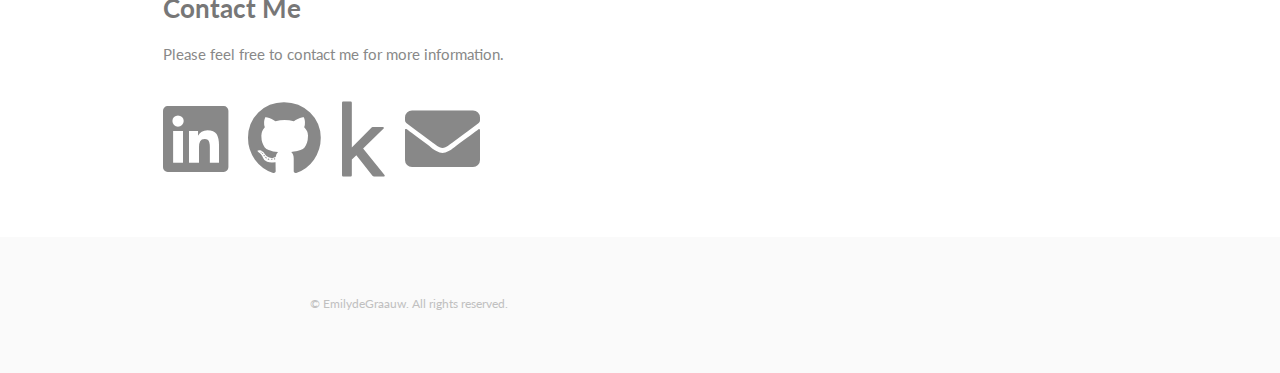
<file: WalmartSalesSQLProject.html>
<!DOCTYPE HTML>
<html>
	<head>
		<title>Emily de Graauw Portfolio</title>
		<meta charset="utf-8" />
		<meta name="viewport" content="width=device-width, initial-scale=1, user-scalable=no" />
		<link rel="stylesheet" href="assets/css/main.css" />
	</head>
	<body class="is-preload">

		<!-- Header -->
			<section id="header">
				<header>
					<span class="image avatar"><img src="images/avatar.jpg" alt="" /></span>
					<h1 id="logo"><a href="index.html">Back to Homepage</a></h1>
				</header>
				<nav id="nav">
					<ul>
                        <li><a href="index.html#two">All Projects</a></li>
						<li><a href="#one" class="active">Walmart Sales SQL Project</a></li>
						<li><a href="#three">Contact Me</a></li>
					</ul>
				</nav>
			</section>

		<!-- Wrapper -->
			<div id="wrapper">

				<!-- Main -->
					<div id="main">
						<!-- One -->
							<section id="one">
								<div class="image main" data-position="center">
									<img src="images/banner.svg" alt="" />
								</div>
								<div class="container">
									<header class="major">
										<h2></h2>
										<p>Walmart Sales SQL Project</p>
							
							<p><h4 style="color:black">Business Task and Overview:</h4>
                            The primary task was to create an efficient system for exploring and analyzing retail sales data to support decision-making. This involved setting up a reliable database, cleaning the data for accuracy, and using SQL to perform exploratory data analysis (EDA). The goal was to answer key business questions related to sales trends, customer behavior, and product performance, which provided valuable insights that could guide strategic planning and optimize retail operations.</p>
                            <h4 style="color:black">Insights and Recommendations:</h4>
                            <ol>
                                <li style="color:black">Electric Accessories Drive Sales Volume:</li> The "Electroic Accessories" product line is the highest-selling category with 971 units sold, indicating strong customer demand. This product line could be prioritized for promotions or stock optimization to maximize revenue.
                                <br><lu style="color: black">Recomendation:</lu> Consider focusing marketing campaigns and bundling deals around electronic accessories  to boost sales further.
                                <li style="color:black">January's High Cost and Revenue:</li> January not only had the highest revenue ($116,291.86) but also the largest COGS ($110,754.16). This suggests that while the month was profitable, operating costs were substaintial, potentially due to holiday promotions or increased seasonal demand.
                                <br><lu style="color: black">Recommendation:</lu> Review cost management strategies and supplier contracts to reduce COGS and increase profitability during peak months. 
                                <li style="color:black">Members Contribute More Revenue:</li> Members generated a total revenue of $164,223.44, which is higher than the $158,743.30 contributed by normal customers. This hightlights the importance of loyalty programs and memeber-exclusive benefits in driving revenue. 
                                <br><lu style="color: black">Recomendation:</lu> Enhance member benefits and implement targeted loyalty promotions to encourage more customers to join the membership program.
                                <li style="color:black">Evening Purchases Yield Higher Ratings:</li> All branches received higher than average customer ratings during the evening hours, with Branch C having the highest average at 7.07/10. This could indicate a more relaxed shopping experience or better service availability during these hours. 
                                <br><lu style="color: black">Recomendation:</lu> Optimize staffing and customer service during evening hours to maintain or improve customer satisfaction levels.
                                <li style="color:black">City-Specific Focus</li> Naypyitaw recorded the highest total revenue ($110,568.70), suggesting a strong customer base or high purchase frequency in this region. 
                                <br><lu style="color: black">Recomendation:</lu> Allocate resources for more targeted marketing and inventory management in Naypyitaw to sustain and further grow this revenue stream.
                                <br><br><br><script src="https://gist.github.com/edegraauw/72a6d9f89185095ba31b6e723f2fd389.js"></script>
                            </p>	
							</section>

						
						<!-- Four -->
							<section id="three">
								<div class="container">
						<!-- added code to increase icon size outside of the original code-->
									<h3>Contact Me</h3>
									<p>Please feel free to contact me for more information.</p>
									<ul class="icons">
										<br>
										<li><a href="https://www.linkedin.com/in/emily128/" target="_blank" class="icon brands fa-linkedin" style="font-size:60px"><span class="label">LinkedIn</span></a></li>
										<li><a href="https://github.com/edegraauw" target="_blank" class="icon brands fa-github" style="font-size:60px"><span class="label">Github</span></a></li>
										<li><a href="https://www.kaggle.com/emilydegraauw" target="_blank" class="icon brands fa-kaggle" style="font-size:60px"><span class="label">Github</span></a></li>
										<li><a href="mailto:emailymaidegraauw@gmail.com?subject=Let's Schedule a Time to Chat" class="icon solid fa-envelope" style="font-size:60px"><span class="label">Email</span></a></li>
									</ul>
											</div>
										</div>
									</form>
								</div>
							</section>

					</div>

				<!-- Footer -->
					<section id="footer">
						<div class="container">
							<ul class="copyright">
								<li>&copy; EmilydeGraauw. All rights reserved.</li>
							</ul>
						</div>
					</section>

			</div>

		<!-- Scripts -->
			<script src="assets/js/jquery.min.js"></script>
			<script src="assets/js/jquery.scrollex.min.js"></script>
			<script src="assets/js/jquery.scrolly.min.js"></script>
			<script src="assets/js/browser.min.js"></script>
			<script src="assets/js/breakpoints.min.js"></script>
			<script src="assets/js/util.js"></script>
			<script src="assets/js/main.js"></script>

	</body>
</html>
</file>
<file: assets/css/main.css>
@import url("fontawesome-all.min.css");
@import url("https://fonts.googleapis.com/css?family=Lato:400,400italic,700,700italic|Source+Code+Pro:400");

/*
	Read Only by HTML5 UP
	html5up.net | @ajlkn
	Free for personal and commercial use under the CCA 3.0 license (html5up.net/license)
*/

html, body, div, span, applet, object,
iframe, h1, h2, h3, h4, h5, h6, p, blockquote,
pre, a, abbr, acronym, address, big, cite,
code, del, dfn, em, img, ins, kbd, q, s, samp,
small, strike, strong, sub, sup, tt, var, b,
u, i, center, dl, dt, dd, ol, ul, li, fieldset,
form, label, legend, table, caption, tbody,
tfoot, thead, tr, th, td, article, aside,
canvas, details, embed, figure, figcaption,
footer, header, hgroup, menu, nav, output, ruby,
section, summary, time, mark, audio, video {
	margin: 0;
	padding: 0;
	border: 0;
	font-size: 100%;
	font: inherit;
	vertical-align: baseline;}

article, aside, details, figcaption, figure,
footer, header, hgroup, menu, nav, section {
	display: block;}

body {
	line-height: 1;
}

ol, ul {
	list-style: none;
}

blockquote, q {
	quotes: none;
}

	blockquote:before, blockquote:after, q:before, q:after {
		content: '';
		content: none;
	}

table {
	border-collapse: collapse;
	border-spacing: 0;
}

body {
	-webkit-text-size-adjust: none;
}

mark {
	background-color: transparent;
	color: inherit;
}

input::-moz-focus-inner {
	border: 0;
	padding: 0;
}

input, select, textarea {
	-moz-appearance: none;
	-webkit-appearance: none;
	-ms-appearance: none;
	appearance: none;
}

/* Basic */

	html {
		box-sizing: border-box;
	}

	*, *:before, *:after {
		box-sizing: inherit;
	}

	body {
		background: #fff;
	}

		body.is-preload *, body.is-preload *:before, body.is-preload *:after {
			-moz-animation: none !important;
			-webkit-animation: none !important;
			-ms-animation: none !important;
			animation: none !important;
			-moz-transition: none !important;
			-webkit-transition: none !important;
			-ms-transition: none !important;
			transition: none !important;
		}

	body, input, select, textarea {
		color: #888;
		font-family: "Lato", sans-serif;
		font-size: 16pt;
		font-weight: 400;
		line-height: 1.75em;
	}

	a {
		-moz-transition: color 0.2s ease-in-out, border-color 0.2s ease-in-out;
		-webkit-transition: color 0.2s ease-in-out, border-color 0.2s ease-in-out;
		-ms-transition: color 0.2s ease-in-out, border-color 0.2s ease-in-out;
		transition: color 0.2s ease-in-out, border-color 0.2s ease-in-out;
		border-bottom: solid 1px #e4e4e4;
		color: inherit;
		text-decoration: none;
	}

		a:hover {
			border-bottom-color: transparent;
			color: #48bb9c !important;
		}

	strong, b {
		color: #777;
		font-weight: 700;
	}

	em, i {
		font-style: italic;
	}

	p {
		margin: 0 0 2.25em 0;
	}

	h1, h2, h3, h4, h5, h6 {
		color: #777;
		font-weight: 700;
		line-height: 1em;
		margin: 0 0 0.5625em 0;
	}

		h1 a, h2 a, h3 a, h4 a, h5 a, h6 a {
			border: 0;
			color: inherit;
			text-decoration: none;
		}

	h2 {
		font-size: 2em;
		line-height: 1.5em;
	}

	h3 {
		font-size: 1.75em;
		line-height: 1.5em;
	}

	h4 {
		font-size: 1.25em;
		line-height: 1.5em;
	}

	h5 {
		font-size: 0.9em;
		line-height: 1.5em;
	}

	h6 {
		font-size: 0.7em;
		line-height: 1.5em;
	}

	sub {
		font-size: 0.8em;
		position: relative;
		top: 0.5em;
	}

	sup {
		font-size: 0.8em;
		position: relative;
		top: -0.5em;
	}

	hr {
		border: 0;
		border-bottom: solid 2px #f4f4f4;
		margin: 2.25em 0;
	}

		hr.major {
			margin: 3.375em 0;
		}

	blockquote {
		border-left: solid 8px #e4e4e4;
		font-style: italic;
		margin: 0 0 2.25em 0;
		padding: 0.5em 0 0.5em 2em;
	}

	code {
		background: #555;
		border-radius: 5px;
		color: #fff;
		font-family: "Source Code Pro", monospace;
		font-size: 0.9em;
		margin: 0 0.25em;
		padding: 0.25em 0.65em;
	}

	pre {
		font-family: "Source Code Pro", monospace;
		font-size: 0.9em;
		margin: 0 0 2.25em 0;
	}

		pre code {
			-webkit-overflow-scrolling: touch;
			display: block;
			line-height: 1.5em;
			overflow-x: auto;
			padding: 1em 1.5em;
		}

	.align-left {
		text-align: left;
	}

	.align-center {
		text-align: center;
	}

	.align-right {
		text-align: right;
	}

/* Row */

	.row {
		display: flex;
		flex-wrap: wrap;
		box-sizing: border-box;
		align-items: stretch;
	}

		.row > * {
			box-sizing: border-box;
		}

		.row.gtr-uniform > * > :last-child {
			margin-bottom: 0;
		}

		.row.aln-left {
			justify-content: flex-start;
		}

		.row.aln-center {
			justify-content: center;
		}

		.row.aln-right {
			justify-content: flex-end;
		}

		.row.aln-top {
			align-items: flex-start;
		}

		.row.aln-middle {
			align-items: center;
		}

		.row.aln-bottom {
			align-items: flex-end;
		}

		.row > .imp {
			order: -1;
		}

		.row > .col-1 {
			width: 8.33333%;
		}

		.row > .off-1 {
			margin-left: 8.33333%;
		}

		.row > .col-2 {
			width: 16.66667%;
		}

		.row > .off-2 {
			margin-left: 16.66667%;
		}

		.row > .col-3 {
			width: 25%;
		}

		.row > .off-3 {
			margin-left: 25%;
		}

		.row > .col-4 {
			width: 33.33333%;
		}

		.row > .off-4 {
			margin-left: 33.33333%;
		}

		.row > .col-5 {
			width: 41.66667%;
		}

		.row > .off-5 {
			margin-left: 41.66667%;
		}

		.row > .col-6 {
			width: 50%;
		}

		.row > .off-6 {
			margin-left: 50%;
		}

		.row > .col-7 {
			width: 58.33333%;
		}

		.row > .off-7 {
			margin-left: 58.33333%;
		}

		.row > .col-8 {
			width: 66.66667%;
		}

		.row > .off-8 {
			margin-left: 66.66667%;
		}

		.row > .col-9 {
			width: 75%;
		}

		.row > .off-9 {
			margin-left: 75%;
		}

		.row > .col-10 {
			width: 83.33333%;
		}

		.row > .off-10 {
			margin-left: 83.33333%;
		}

		.row > .col-11 {
			width: 91.66667%;
		}

		.row > .off-11 {
			margin-left: 91.66667%;
		}

		.row > .col-12 {
			width: 100%;
		}

		.row > .off-12 {
			margin-left: 100%;
		}

		.row.gtr-0 {
			margin-top: 0;
			margin-left: 0em;
		}

			.row.gtr-0 > * {
				padding: 0 0 0 0em;
			}

			.row.gtr-0.gtr-uniform {
				margin-top: 0em;
			}

				.row.gtr-0.gtr-uniform > * {
					padding-top: 0em;
				}

		.row.gtr-25 {
			margin-top: 0;
			margin-left: -0.5em;
		}

			.row.gtr-25 > * {
				padding: 0 0 0 0.5em;
			}

			.row.gtr-25.gtr-uniform {
				margin-top: -0.5em;
			}

				.row.gtr-25.gtr-uniform > * {
					padding-top: 0.5em;
				}

		.row.gtr-50 {
			margin-top: 0;
			margin-left: -1em;
		}

			.row.gtr-50 > * {
				padding: 0 0 0 1em;
			}

			.row.gtr-50.gtr-uniform {
				margin-top: -1em;
			}

				.row.gtr-50.gtr-uniform > * {
					padding-top: 1em;
				}

		.row {
			margin-top: 0;
			margin-left: -2em;
		}

			.row > * {
				padding: 0 0 0 2em;
			}

			.row.gtr-uniform {
				margin-top: -2em;
			}

				.row.gtr-uniform > * {
					padding-top: 2em;
				}

		.row.gtr-150 {
			margin-top: 0;
			margin-left: -3em;
		}

			.row.gtr-150 > * {
				padding: 0 0 0 3em;
			}

			.row.gtr-150.gtr-uniform {
				margin-top: -3em;
			}

				.row.gtr-150.gtr-uniform > * {
					padding-top: 3em;
				}

		.row.gtr-200 {
			margin-top: 0;
			margin-left: -4em;
		}

			.row.gtr-200 > * {
				padding: 0 0 0 4em;
			}

			.row.gtr-200.gtr-uniform {
				margin-top: -4em;
			}

				.row.gtr-200.gtr-uniform > * {
					padding-top: 4em;
				}

		@media screen and (max-width: 1680px) {

			.row {
				display: flex;
				flex-wrap: wrap;
				box-sizing: border-box;
				align-items: stretch;
			}

				.row > * {
					box-sizing: border-box;
				}

				.row.gtr-uniform > * > :last-child {
					margin-bottom: 0;
				}

				.row.aln-left {
					justify-content: flex-start;
				}

				.row.aln-center {
					justify-content: center;
				}

				.row.aln-right {
					justify-content: flex-end;
				}

				.row.aln-top {
					align-items: flex-start;
				}

				.row.aln-middle {
					align-items: center;
				}

				.row.aln-bottom {
					align-items: flex-end;
				}

				.row > .imp-xlarge {
					order: -1;
				}

				.row > .col-1-xlarge {
					width: 8.33333%;
				}

				.row > .off-1-xlarge {
					margin-left: 8.33333%;
				}

				.row > .col-2-xlarge {
					width: 16.66667%;
				}

				.row > .off-2-xlarge {
					margin-left: 16.66667%;
				}

				.row > .col-3-xlarge {
					width: 25%;
				}

				.row > .off-3-xlarge {
					margin-left: 25%;
				}

				.row > .col-4-xlarge {
					width: 33.33333%;
				}

				.row > .off-4-xlarge {
					margin-left: 33.33333%;
				}

				.row > .col-5-xlarge {
					width: 41.66667%;
				}

				.row > .off-5-xlarge {
					margin-left: 41.66667%;
				}

				.row > .col-6-xlarge {
					width: 50%;
				}

				.row > .off-6-xlarge {
					margin-left: 50%;
				}

				.row > .col-7-xlarge {
					width: 58.33333%;
				}

				.row > .off-7-xlarge {
					margin-left: 58.33333%;
				}

				.row > .col-8-xlarge {
					width: 66.66667%;
				}

				.row > .off-8-xlarge {
					margin-left: 66.66667%;
				}

				.row > .col-9-xlarge {
					width: 75%;
				}

				.row > .off-9-xlarge {
					margin-left: 75%;
				}

				.row > .col-10-xlarge {
					width: 83.33333%;
				}

				.row > .off-10-xlarge {
					margin-left: 83.33333%;
				}

				.row > .col-11-xlarge {
					width: 91.66667%;
				}

				.row > .off-11-xlarge {
					margin-left: 91.66667%;
				}

				.row > .col-12-xlarge {
					width: 100%;
				}

				.row > .off-12-xlarge {
					margin-left: 100%;
				}

				.row.gtr-0 {
					margin-top: 0;
					margin-left: 0em;
				}

					.row.gtr-0 > * {
						padding: 0 0 0 0em;
					}

					.row.gtr-0.gtr-uniform {
						margin-top: 0em;
					}

						.row.gtr-0.gtr-uniform > * {
							padding-top: 0em;
						}

				.row.gtr-25 {
					margin-top: 0;
					margin-left: -0.5em;
				}

					.row.gtr-25 > * {
						padding: 0 0 0 0.5em;
					}

					.row.gtr-25.gtr-uniform {
						margin-top: -0.5em;
					}

						.row.gtr-25.gtr-uniform > * {
							padding-top: 0.5em;
						}

				.row.gtr-50 {
					margin-top: 0;
					margin-left: -1em;
				}

					.row.gtr-50 > * {
						padding: 0 0 0 1em;
					}

					.row.gtr-50.gtr-uniform {
						margin-top: -1em;
					}

						.row.gtr-50.gtr-uniform > * {
							padding-top: 1em;
						}

				.row {
					margin-top: 0;
					margin-left: -2em;
				}

					.row > * {
						padding: 0 0 0 2em;
					}

					.row.gtr-uniform {
						margin-top: -2em;
					}

						.row.gtr-uniform > * {
							padding-top: 2em;
						}

				.row.gtr-150 {
					margin-top: 0;
					margin-left: -3em;
				}

					.row.gtr-150 > * {
						padding: 0 0 0 3em;
					}

					.row.gtr-150.gtr-uniform {
						margin-top: -3em;
					}

						.row.gtr-150.gtr-uniform > * {
							padding-top: 3em;
						}

				.row.gtr-200 {
					margin-top: 0;
					margin-left: -4em;
				}

					.row.gtr-200 > * {
						padding: 0 0 0 4em;
					}

					.row.gtr-200.gtr-uniform {
						margin-top: -4em;
					}

						.row.gtr-200.gtr-uniform > * {
							padding-top: 4em;
						}

		}

		@media screen and (max-width: 1280px) {

			.row {
				display: flex;
				flex-wrap: wrap;
				box-sizing: border-box;
				align-items: stretch;
			}

				.row > * {
					box-sizing: border-box;
				}

				.row.gtr-uniform > * > :last-child {
					margin-bottom: 0;
				}

				.row.aln-left {
					justify-content: flex-start;
				}

				.row.aln-center {
					justify-content: center;
				}

				.row.aln-right {
					justify-content: flex-end;
				}

				.row.aln-top {
					align-items: flex-start;
				}

				.row.aln-middle {
					align-items: center;
				}

				.row.aln-bottom {
					align-items: flex-end;
				}

				.row > .imp-large {
					order: -1;
				}

				.row > .col-1-large {
					width: 8.33333%;
				}

				.row > .off-1-large {
					margin-left: 8.33333%;
				}

				.row > .col-2-large {
					width: 16.66667%;
				}

				.row > .off-2-large {
					margin-left: 16.66667%;
				}

				.row > .col-3-large {
					width: 25%;
				}

				.row > .off-3-large {
					margin-left: 25%;
				}

				.row > .col-4-large {
					width: 33.33333%;
				}

				.row > .off-4-large {
					margin-left: 33.33333%;
				}

				.row > .col-5-large {
					width: 41.66667%;
				}

				.row > .off-5-large {
					margin-left: 41.66667%;
				}

				.row > .col-6-large {
					width: 50%;
				}

				.row > .off-6-large {
					margin-left: 50%;
				}

				.row > .col-7-large {
					width: 58.33333%;
				}

				.row > .off-7-large {
					margin-left: 58.33333%;
				}

				.row > .col-8-large {
					width: 66.66667%;
				}

				.row > .off-8-large {
					margin-left: 66.66667%;
				}

				.row > .col-9-large {
					width: 75%;
				}

				.row > .off-9-large {
					margin-left: 75%;
				}

				.row > .col-10-large {
					width: 83.33333%;
				}

				.row > .off-10-large {
					margin-left: 83.33333%;
				}

				.row > .col-11-large {
					width: 91.66667%;
				}

				.row > .off-11-large {
					margin-left: 91.66667%;
				}

				.row > .col-12-large {
					width: 100%;
				}

				.row > .off-12-large {
					margin-left: 100%;
				}

				.row.gtr-0 {
					margin-top: 0;
					margin-left: 0em;
				}

					.row.gtr-0 > * {
						padding: 0 0 0 0em;
					}

					.row.gtr-0.gtr-uniform {
						margin-top: 0em;
					}

						.row.gtr-0.gtr-uniform > * {
							padding-top: 0em;
						}

				.row.gtr-25 {
					margin-top: 0;
					margin-left: -0.375em;
				}

					.row.gtr-25 > * {
						padding: 0 0 0 0.375em;
					}

					.row.gtr-25.gtr-uniform {
						margin-top: -0.375em;
					}

						.row.gtr-25.gtr-uniform > * {
							padding-top: 0.375em;
						}

				.row.gtr-50 {
					margin-top: 0;
					margin-left: -0.75em;
				}

					.row.gtr-50 > * {
						padding: 0 0 0 0.75em;
					}

					.row.gtr-50.gtr-uniform {
						margin-top: -0.75em;
					}

						.row.gtr-50.gtr-uniform > * {
							padding-top: 0.75em;
						}

				.row {
					margin-top: 0;
					margin-left: -1.5em;
				}

					.row > * {
						padding: 0 0 0 1.5em;
					}

					.row.gtr-uniform {
						margin-top: -1.5em;
					}

						.row.gtr-uniform > * {
							padding-top: 1.5em;
						}

				.row.gtr-150 {
					margin-top: 0;
					margin-left: -2.25em;
				}

					.row.gtr-150 > * {
						padding: 0 0 0 2.25em;
					}

					.row.gtr-150.gtr-uniform {
						margin-top: -2.25em;
					}

						.row.gtr-150.gtr-uniform > * {
							padding-top: 2.25em;
						}

				.row.gtr-200 {
					margin-top: 0;
					margin-left: -3em;
				}

					.row.gtr-200 > * {
						padding: 0 0 0 3em;
					}

					.row.gtr-200.gtr-uniform {
						margin-top: -3em;
					}

						.row.gtr-200.gtr-uniform > * {
							padding-top: 3em;
						}

		}

		@media screen and (max-width: 1024px) {

			.row {
				display: flex;
				flex-wrap: wrap;
				box-sizing: border-box;
				align-items: stretch;
			}

				.row > * {
					box-sizing: border-box;
				}

				.row.gtr-uniform > * > :last-child {
					margin-bottom: 0;
				}

				.row.aln-left {
					justify-content: flex-start;
				}

				.row.aln-center {
					justify-content: center;
				}

				.row.aln-right {
					justify-content: flex-end;
				}

				.row.aln-top {
					align-items: flex-start;
				}

				.row.aln-middle {
					align-items: center;
				}

				.row.aln-bottom {
					align-items: flex-end;
				}

				.row > .imp-medium {
					order: -1;
				}

				.row > .col-1-medium {
					width: 8.33333%;
				}

				.row > .off-1-medium {
					margin-left: 8.33333%;
				}

				.row > .col-2-medium {
					width: 16.66667%;
				}

				.row > .off-2-medium {
					margin-left: 16.66667%;
				}

				.row > .col-3-medium {
					width: 25%;
				}

				.row > .off-3-medium {
					margin-left: 25%;
				}

				.row > .col-4-medium {
					width: 33.33333%;
				}

				.row > .off-4-medium {
					margin-left: 33.33333%;
				}

				.row > .col-5-medium {
					width: 41.66667%;
				}

				.row > .off-5-medium {
					margin-left: 41.66667%;
				}

				.row > .col-6-medium {
					width: 50%;
				}

				.row > .off-6-medium {
					margin-left: 50%;
				}

				.row > .col-7-medium {
					width: 58.33333%;
				}

				.row > .off-7-medium {
					margin-left: 58.33333%;
				}

				.row > .col-8-medium {
					width: 66.66667%;
				}

				.row > .off-8-medium {
					margin-left: 66.66667%;
				}

				.row > .col-9-medium {
					width: 75%;
				}

				.row > .off-9-medium {
					margin-left: 75%;
				}

				.row > .col-10-medium {
					width: 83.33333%;
				}

				.row > .off-10-medium {
					margin-left: 83.33333%;
				}

				.row > .col-11-medium {
					width: 91.66667%;
				}

				.row > .off-11-medium {
					margin-left: 91.66667%;
				}

				.row > .col-12-medium {
					width: 100%;
				}

				.row > .off-12-medium {
					margin-left: 100%;
				}

				.row.gtr-0 {
					margin-top: 0;
					margin-left: 0em;
				}

					.row.gtr-0 > * {
						padding: 0 0 0 0em;
					}

					.row.gtr-0.gtr-uniform {
						margin-top: 0em;
					}

						.row.gtr-0.gtr-uniform > * {
							padding-top: 0em;
						}

				.row.gtr-25 {
					margin-top: 0;
					margin-left: -0.375em;
				}

					.row.gtr-25 > * {
						padding: 0 0 0 0.375em;
					}

					.row.gtr-25.gtr-uniform {
						margin-top: -0.375em;
					}

						.row.gtr-25.gtr-uniform > * {
							padding-top: 0.375em;
						}

				.row.gtr-50 {
					margin-top: 0;
					margin-left: -0.75em;
				}

					.row.gtr-50 > * {
						padding: 0 0 0 0.75em;
					}

					.row.gtr-50.gtr-uniform {
						margin-top: -0.75em;
					}

						.row.gtr-50.gtr-uniform > * {
							padding-top: 0.75em;
						}

				.row {
					margin-top: 0;
					margin-left: -1.5em;
				}

					.row > * {
						padding: 0 0 0 1.5em;
					}

					.row.gtr-uniform {
						margin-top: -1.5em;
					}

						.row.gtr-uniform > * {
							padding-top: 1.5em;
						}

				.row.gtr-150 {
					margin-top: 0;
					margin-left: -2.25em;
				}

					.row.gtr-150 > * {
						padding: 0 0 0 2.25em;
					}

					.row.gtr-150.gtr-uniform {
						margin-top: -2.25em;
					}

						.row.gtr-150.gtr-uniform > * {
							padding-top: 2.25em;
						}

				.row.gtr-200 {
					margin-top: 0;
					margin-left: -3em;
				}

					.row.gtr-200 > * {
						padding: 0 0 0 3em;
					}

					.row.gtr-200.gtr-uniform {
						margin-top: -3em;
					}

						.row.gtr-200.gtr-uniform > * {
							padding-top: 3em;
						}

		}

		@media screen and (max-width: 736px) {

			.row {
				display: flex;
				flex-wrap: wrap;
				box-sizing: border-box;
				align-items: stretch;
			}

				.row > * {
					box-sizing: border-box;
				}

				.row.gtr-uniform > * > :last-child {
					margin-bottom: 0;
				}

				.row.aln-left {
					justify-content: flex-start;
				}

				.row.aln-center {
					justify-content: center;
				}

				.row.aln-right {
					justify-content: flex-end;
				}

				.row.aln-top {
					align-items: flex-start;
				}

				.row.aln-middle {
					align-items: center;
				}

				.row.aln-bottom {
					align-items: flex-end;
				}

				.row > .imp-small {
					order: -1;
				}

				.row > .col-1-small {
					width: 8.33333%;
				}

				.row > .off-1-small {
					margin-left: 8.33333%;
				}

				.row > .col-2-small {
					width: 16.66667%;
				}

				.row > .off-2-small {
					margin-left: 16.66667%;
				}

				.row > .col-3-small {
					width: 25%;
				}

				.row > .off-3-small {
					margin-left: 25%;
				}

				.row > .col-4-small {
					width: 33.33333%;
				}

				.row > .off-4-small {
					margin-left: 33.33333%;
				}

				.row > .col-5-small {
					width: 41.66667%;
				}

				.row > .off-5-small {
					margin-left: 41.66667%;
				}

				.row > .col-6-small {
					width: 50%;
				}

				.row > .off-6-small {
					margin-left: 50%;
				}

				.row > .col-7-small {
					width: 58.33333%;
				}

				.row > .off-7-small {
					margin-left: 58.33333%;
				}

				.row > .col-8-small {
					width: 66.66667%;
				}

				.row > .off-8-small {
					margin-left: 66.66667%;
				}

				.row > .col-9-small {
					width: 75%;
				}

				.row > .off-9-small {
					margin-left: 75%;
				}

				.row > .col-10-small {
					width: 83.33333%;
				}

				.row > .off-10-small {
					margin-left: 83.33333%;
				}

				.row > .col-11-small {
					width: 91.66667%;
				}

				.row > .off-11-small {
					margin-left: 91.66667%;
				}

				.row > .col-12-small {
					width: 100%;
				}

				.row > .off-12-small {
					margin-left: 100%;
				}

				.row.gtr-0 {
					margin-top: 0;
					margin-left: 0em;
				}

					.row.gtr-0 > * {
						padding: 0 0 0 0em;
					}

					.row.gtr-0.gtr-uniform {
						margin-top: 0em;
					}

						.row.gtr-0.gtr-uniform > * {
							padding-top: 0em;
						}

				.row.gtr-25 {
					margin-top: 0;
					margin-left: -0.3125em;
				}

					.row.gtr-25 > * {
						padding: 0 0 0 0.3125em;
					}

					.row.gtr-25.gtr-uniform {
						margin-top: -0.3125em;
					}

						.row.gtr-25.gtr-uniform > * {
							padding-top: 0.3125em;
						}

				.row.gtr-50 {
					margin-top: 0;
					margin-left: -0.625em;
				}

					.row.gtr-50 > * {
						padding: 0 0 0 0.625em;
					}

					.row.gtr-50.gtr-uniform {
						margin-top: -0.625em;
					}

						.row.gtr-50.gtr-uniform > * {
							padding-top: 0.625em;
						}

				.row {
					margin-top: 0;
					margin-left: -1.25em;
				}

					.row > * {
						padding: 0 0 0 1.25em;
					}

					.row.gtr-uniform {
						margin-top: -1.25em;
					}

						.row.gtr-uniform > * {
							padding-top: 1.25em;
						}

				.row.gtr-150 {
					margin-top: 0;
					margin-left: -1.875em;
				}

					.row.gtr-150 > * {
						padding: 0 0 0 1.875em;
					}

					.row.gtr-150.gtr-uniform {
						margin-top: -1.875em;
					}

						.row.gtr-150.gtr-uniform > * {
							padding-top: 1.875em;
						}

				.row.gtr-200 {
					margin-top: 0;
					margin-left: -2.5em;
				}

					.row.gtr-200 > * {
						padding: 0 0 0 2.5em;
					}

					.row.gtr-200.gtr-uniform {
						margin-top: -2.5em;
					}

						.row.gtr-200.gtr-uniform > * {
							padding-top: 2.5em;
						}

		}

		@media screen and (max-width: 480px) {

			.row {
				display: flex;
				flex-wrap: wrap;
				box-sizing: border-box;
				align-items: stretch;
			}

				.row > * {
					box-sizing: border-box;
				}

				.row.gtr-uniform > * > :last-child {
					margin-bottom: 0;
				}

				.row.aln-left {
					justify-content: flex-start;
				}

				.row.aln-center {
					justify-content: center;
				}

				.row.aln-right {
					justify-content: flex-end;
				}

				.row.aln-top {
					align-items: flex-start;
				}

				.row.aln-middle {
					align-items: center;
				}

				.row.aln-bottom {
					align-items: flex-end;
				}

				.row > .imp-xsmall {
					order: -1;
				}

				.row > .col-1-xsmall {
					width: 8.33333%;
				}

				.row > .off-1-xsmall {
					margin-left: 8.33333%;
				}

				.row > .col-2-xsmall {
					width: 16.66667%;
				}

				.row > .off-2-xsmall {
					margin-left: 16.66667%;
				}

				.row > .col-3-xsmall {
					width: 25%;
				}

				.row > .off-3-xsmall {
					margin-left: 25%;
				}

				.row > .col-4-xsmall {
					width: 33.33333%;
				}

				.row > .off-4-xsmall {
					margin-left: 33.33333%;
				}

				.row > .col-5-xsmall {
					width: 41.66667%;
				}

				.row > .off-5-xsmall {
					margin-left: 41.66667%;
				}

				.row > .col-6-xsmall {
					width: 50%;
				}

				.row > .off-6-xsmall {
					margin-left: 50%;
				}

				.row > .col-7-xsmall {
					width: 58.33333%;
				}

				.row > .off-7-xsmall {
					margin-left: 58.33333%;
				}

				.row > .col-8-xsmall {
					width: 66.66667%;
				}

				.row > .off-8-xsmall {
					margin-left: 66.66667%;
				}

				.row > .col-9-xsmall {
					width: 75%;
				}

				.row > .off-9-xsmall {
					margin-left: 75%;
				}

				.row > .col-10-xsmall {
					width: 83.33333%;
				}

				.row > .off-10-xsmall {
					margin-left: 83.33333%;
				}

				.row > .col-11-xsmall {
					width: 91.66667%;
				}

				.row > .off-11-xsmall {
					margin-left: 91.66667%;
				}

				.row > .col-12-xsmall {
					width: 100%;
				}

				.row > .off-12-xsmall {
					margin-left: 100%;
				}

				.row.gtr-0 {
					margin-top: 0;
					margin-left: 0em;
				}

					.row.gtr-0 > * {
						padding: 0 0 0 0em;
					}

					.row.gtr-0.gtr-uniform {
						margin-top: 0em;
					}

						.row.gtr-0.gtr-uniform > * {
							padding-top: 0em;
						}

				.row.gtr-25 {
					margin-top: 0;
					margin-left: -0.3125em;
				}

					.row.gtr-25 > * {
						padding: 0 0 0 0.3125em;
					}

					.row.gtr-25.gtr-uniform {
						margin-top: -0.3125em;
					}

						.row.gtr-25.gtr-uniform > * {
							padding-top: 0.3125em;
						}

				.row.gtr-50 {
					margin-top: 0;
					margin-left: -0.625em;
				}

					.row.gtr-50 > * {
						padding: 0 0 0 0.625em;
					}

					.row.gtr-50.gtr-uniform {
						margin-top: -0.625em;
					}

						.row.gtr-50.gtr-uniform > * {
							padding-top: 0.625em;
						}

				.row {
					margin-top: 0;
					margin-left: -1.25em;
				}

					.row > * {
						padding: 0 0 0 1.25em;
					}

					.row.gtr-uniform {
						margin-top: -1.25em;
					}

						.row.gtr-uniform > * {
							padding-top: 1.25em;
						}

				.row.gtr-150 {
					margin-top: 0;
					margin-left: -1.875em;
				}

					.row.gtr-150 > * {
						padding: 0 0 0 1.875em;
					}

					.row.gtr-150.gtr-uniform {
						margin-top: -1.875em;
					}

						.row.gtr-150.gtr-uniform > * {
							padding-top: 1.875em;
						}

				.row.gtr-200 {
					margin-top: 0;
					margin-left: -2.5em;
				}

					.row.gtr-200 > * {
						padding: 0 0 0 2.5em;
					}

					.row.gtr-200.gtr-uniform {
						margin-top: -2.5em;
					}

						.row.gtr-200.gtr-uniform > * {
							padding-top: 2.5em;
						}

		}

/* Container */

	.container {
		margin: 0 auto;
		max-width: calc(100% - 4.5em);
		width: 45em;
	}

		.container.xsmall {
			width: 11.25em;
		}

		.container.small {
			width: 22.5em;
		}

		.container.medium {
			width: 33.75em;
		}

		.container.large {
			width: 56.25em;
		}

		.container.xlarge {
			width: 67.5em;
		}

		.container.max {
			width: 100%;
		}

		@media screen and (max-width: 1024px) {

			.container {
				width: 100% !important;
			}

		}

		@media screen and (max-width: 480px) {

			.container {
				max-width: calc(100% - 3.375em);
			}

		}

/* Section/Article */

	section.special, article.special {
		text-align: center;
	}

	header p {
		color: #aaa;
		position: relative;
		margin: 0 0 1.6875em 0;
	}

	header h2 + p {
		font-size: 1.25em;
		margin-top: -0.5em;
		line-height: 1.5em;
	}

	header h3 + p {
		font-size: 1.1em;
		margin-top: -0.35em;
		line-height: 1.5em;
	}

	header h4 + p,
	header h5 + p,
	header h6 + p {
		font-size: 0.9em;
		margin-top: -0.25em;
		line-height: 1.5em;
	}

	header.major h2 {
		color: #4acaa8;
		font-size: 3.5em;
	}

		header.major h2 + p {
			color: #777;
			font-size: 1.75em;
			font-weight: 700;
			margin-top: -0.75em;
		}

/* Form */

	form {
		margin: 0 0 2.25em 0;
	}

	label {
		color: #777;
		display: block;
		font-size: 0.9em;
		font-weight: 700;
		margin: 0 0 1.125em 0;
	}

	input::-moz-focus-inner {
		border: 0;
		padding: 0;
	}

	input[type="text"],
	input[type="password"],
	input[type="email"],
	select,
	textarea {
		-moz-appearance: none;
		-webkit-appearance: none;
		-ms-appearance: none;
		appearance: none;
		border-radius: 5px;
		border: none;
		border: solid 2px #e4e4e4;
		color: inherit;
		display: block;
		outline: 0;
		padding: 0 1em;
		text-decoration: none;
		width: 100%;
	}

		input[type="text"]:invalid,
		input[type="password"]:invalid,
		input[type="email"]:invalid,
		select:invalid,
		textarea:invalid {
			box-shadow: none;
		}

		input[type="text"]:focus,
		input[type="password"]:focus,
		input[type="email"]:focus,
		select:focus,
		textarea:focus {
			border-color: #4acaa8;
		}

	select {
		background-image: url("data:image/svg+xml;charset=utf8,%3Csvg xmlns='http://www.w3.org/2000/svg' width='40' height='40' preserveAspectRatio='none' viewBox='0 0 40 40'%3E%3Cpath d='M9.4,12.3l10.4,10.4l10.4-10.4c0.2-0.2,0.5-0.4,0.9-0.4c0.3,0,0.6,0.1,0.9,0.4l3.3,3.3c0.2,0.2,0.4,0.5,0.4,0.9 c0,0.4-0.1,0.6-0.4,0.9L20.7,31.9c-0.2,0.2-0.5,0.4-0.9,0.4c-0.3,0-0.6-0.1-0.9-0.4L4.3,17.3c-0.2-0.2-0.4-0.5-0.4-0.9 c0-0.4,0.1-0.6,0.4-0.9l3.3-3.3c0.2-0.2,0.5-0.4,0.9-0.4S9.1,12.1,9.4,12.3z' fill='%23e4e4e4' /%3E%3C/svg%3E");
		background-size: 1.25em;
		background-repeat: no-repeat;
		background-position: calc(100% - 1em) center;
		height: 2.75em;
		padding-right: 2.75em;
		text-overflow: ellipsis;
	}

		select option {
			color: #777;
			background: #fff;
		}

		select:focus::-ms-value {
			background-color: transparent;
		}

		select::-ms-expand {
			display: none;
		}

	input[type="text"],
	input[type="password"],
	input[type="email"],
	select {
		height: 2.75em;
	}

	textarea {
		padding: 0.75em 1em;
	}

	input[type="checkbox"],
	input[type="radio"] {
		-moz-appearance: none;
		-webkit-appearance: none;
		-ms-appearance: none;
		appearance: none;
		display: block;
		float: left;
		margin-right: -2em;
		opacity: 0;
		width: 1em;
		z-index: -1;
	}

		input[type="checkbox"] + label,
		input[type="radio"] + label {
			text-decoration: none;
			color: #888;
			cursor: pointer;
			display: inline-block;
			font-size: 1em;
			font-weight: 400;
			padding-left: 2.4em;
			padding-right: 0.75em;
			position: relative;
		}

			input[type="checkbox"] + label:before,
			input[type="radio"] + label:before {
				-moz-osx-font-smoothing: grayscale;
				-webkit-font-smoothing: antialiased;
				display: inline-block;
				font-style: normal;
				font-variant: normal;
				text-rendering: auto;
				line-height: 1;
				text-transform: none !important;
				font-family: 'Font Awesome 5 Free';
				font-weight: 900;
			}

			input[type="checkbox"] + label:before,
			input[type="radio"] + label:before {
				background: #fafafa;
				border-radius: 5px;
				border: solid 2px #e4e4e4;
				content: '';
				display: inline-block;
				font-size: 0.8em;
				height: 2.0625em;
				left: 0;
				line-height: 2.0625em;
				position: absolute;
				text-align: center;
				top: 0;
				width: 2.0625em;
			}

		input[type="checkbox"]:checked + label:before,
		input[type="radio"]:checked + label:before {
			background: #989898;
			border-color: #989898;
			color: #ffffff;
			content: '\f00c';
		}

		input[type="checkbox"]:focus + label:before,
		input[type="radio"]:focus + label:before {
			border-color: #48bb9c;
		}

	input[type="checkbox"] + label:before {
		border-radius: 5px;
	}

	input[type="radio"] + label:before {
		border-radius: 100%;
	}

	::-webkit-input-placeholder {
		color: #aaa !important;
		font-style: italic;
		opacity: 1.0;
	}

	:-moz-placeholder {
		color: #aaa !important;
		font-style: italic;
		opacity: 1.0;
	}

	::-moz-placeholder {
		color: #aaa !important;
		font-style: italic;
		opacity: 1.0;
	}

	:-ms-input-placeholder {
		color: #aaa !important;
		font-style: italic;
		opacity: 1.0;
	}

/* Box */

	.box {
		border-radius: 5px;
		border: solid 2px #e4e4e4;
		margin-bottom: 2.25em;
		padding: 1.5em;
	}

		.box > :last-child,
		.box > :last-child > :last-child,
		.box > :last-child > :last-child > :last-child {
			margin-bottom: 0;
		}

		.box.alt {
			border: 0;
			border-radius: 0;
			padding: 0;
		}

/* Icon */

	.icon {
		text-decoration: none;
		border-bottom: none;
		position: relative;
	}

		.icon:before {
			-moz-osx-font-smoothing: grayscale;
			-webkit-font-smoothing: antialiased;
			display: inline-block;
			font-style: normal;
			font-variant: normal;
			text-rendering: auto;
			line-height: 1;
			text-transform: none !important;
			font-family: 'Font Awesome 5 Free';
			font-weight: 400;
		}

		.icon > .label {
			display: none;
		}

		.icon:before {
			line-height: inherit;
		}

		.icon.solid:before {
			font-weight: 900;
		}

		.icon.brands:before {
			font-family: 'Font Awesome 5 Brands';
		}

/* Image */

	.image {
		border-radius: 5px;
		border: 0;
		display: inline-block;
		position: relative;
	}

		.image[data-position] img {
			-moz-object-fit: cover;
			-webkit-object-fit: cover;
			-ms-object-fit: cover;
			object-fit: cover;
			display: block;
			position: absolute;
			top: 0;
			left: 0;
			width: 100%;
			height: 100%;
		}

		.image[data-position="top left"] img {
			-moz-object-position: top left;
			-webkit-object-position: top left;
			-ms-object-position: top left;
			object-position: top left;
		}

		.image[data-position="top"] img {
			-moz-object-position: top;
			-webkit-object-position: top;
			-ms-object-position: top;
			object-position: top;
		}

		.image[data-position="top right"] img {
			-moz-object-position: top right;
			-webkit-object-position: top right;
			-ms-object-position: top right;
			object-position: top right;
		}

		.image[data-position="right"] img {
			-moz-object-position: right;
			-webkit-object-position: right;
			-ms-object-position: right;
			object-position: right;
		}

		.image[data-position="bottom right"] img {
			-moz-object-position: bottom right;
			-webkit-object-position: bottom right;
			-ms-object-position: bottom right;
			object-position: bottom right;
		}

		.image[data-position="bottom"] img {
			-moz-object-position: bottom;
			-webkit-object-position: bottom;
			-ms-object-position: bottom;
			object-position: bottom;
		}

		.image[data-position="bottom left"] img {
			-moz-object-position: bottom left;
			-webkit-object-position: bottom left;
			-ms-object-position: bottom left;
			object-position: bottom left;
		}

		.image[data-position="left"] img {
			-moz-object-position: left;
			-webkit-object-position: left;
			-ms-object-position: left;
			object-position: left;
		}

		.image[data-position="center"] img {
			-moz-object-position: center;
			-webkit-object-position: center;
			-ms-object-position: center;
			object-position: center;
		}

		.image[data-position="25% 25%"] img {
			-moz-object-position: 25% 25%;
			-webkit-object-position: 25% 25%;
			-ms-object-position: 25% 25%;
			object-position: 25% 25%;
		}

		.image[data-position="75% 25%"] img {
			-moz-object-position: 75% 25%;
			-webkit-object-position: 75% 25%;
			-ms-object-position: 75% 25%;
			object-position: 75% 25%;
		}

		.image[data-position="75% 75%"] img {
			-moz-object-position: 75% 75%;
			-webkit-object-position: 75% 75%;
			-ms-object-position: 75% 75%;
			object-position: 75% 75%;
		}

		.image[data-position="25% 75%"] img {
			-moz-object-position: 25% 75%;
			-webkit-object-position: 25% 75%;
			-ms-object-position: 25% 75%;
			object-position: 25% 75%;
		}

		.image img {
			border-radius: 5px;
			display: block;
		}

		.image.left {
			float: left;
			margin: 0 2.5em 2em 0;
			top: 0.25em;
		}

		.image.right {
			float: right;
			margin: 0 0 2em 2.5em;
			top: 0.25em;
		}

		.image.fit {
			display: block;
			margin: 0 0 2.25em 0;
			width: 100%;
		}

			.image.fit img {
				display: block;
				width: 100%;
			}

		.image.avatar {
			border-radius: 100%;
			overflow: hidden;
		}

			.image.avatar img {
				border-radius: 100%;
				display: block;
				width: 100%;
			}

		.image.main {
			display: block;
			height: 20em;
			border-radius: 0;
		}

			.image.main img {
				border-radius: 0;
			}

/* List */

	ol {
		list-style: decimal;
		margin: 0 0 2.25em 0;
		padding-left: 1.25em;
	}

		ol li {
			padding-left: 0.25em;
		}

	ul {
		list-style: disc;
		margin: 0 0 2.25em 0;
		padding-left: 1em;
	}

		ul li {
			padding-left: 0.5em;
		}

		ul.alt {
			list-style: none;
			padding-left: 0;
		}

			ul.alt li {
				border-top: solid 2px #f4f4f4;
				padding: 0.5em 0;
			}

				ul.alt li:first-child {
					border-top: 0;
					padding-top: 0;
				}

	dl {
		margin: 0 0 2.25em 0;
	}

/* Actions */

	ul.actions {
		display: -moz-flex;
		display: -webkit-flex;
		display: -ms-flex;
		display: flex;
		cursor: default;
		list-style: none;
		margin-left: -1.125em;
		padding-left: 0;
	}

		ul.actions li {
			padding: 0 0 0 1.125em;
			vertical-align: middle;
		}

		ul.actions.special {
			-moz-justify-content: center;
			-webkit-justify-content: center;
			-ms-justify-content: center;
			justify-content: center;
			width: 100%;
			margin-left: 0;
		}

			ul.actions.special li:first-child {
				padding-left: 0;
			}

		ul.actions.stacked {
			-moz-flex-direction: column;
			-webkit-flex-direction: column;
			-ms-flex-direction: column;
			flex-direction: column;
			margin-left: 0;
		}

			ul.actions.stacked li {
				padding: 1.125em 0 0 0;
			}

				ul.actions.stacked li:first-child {
					padding-top: 0;
				}

		ul.actions.fit {
			width: calc(100% + 1.125em);
		}

			ul.actions.fit li {
				-moz-flex-grow: 1;
				-webkit-flex-grow: 1;
				-ms-flex-grow: 1;
				flex-grow: 1;
				-moz-flex-shrink: 1;
				-webkit-flex-shrink: 1;
				-ms-flex-shrink: 1;
				flex-shrink: 1;
				width: 100%;
			}

				ul.actions.fit li > * {
					width: 100%;
				}

			ul.actions.fit.stacked {
				width: 100%;
			}

		@media screen and (max-width: 480px) {

			ul.actions:not(.fixed) {
				-moz-flex-direction: column;
				-webkit-flex-direction: column;
				-ms-flex-direction: column;
				flex-direction: column;
				margin-left: 0;
				width: 100% !important;
			}

				ul.actions:not(.fixed) li {
					-moz-flex-grow: 1;
					-webkit-flex-grow: 1;
					-ms-flex-grow: 1;
					flex-grow: 1;
					-moz-flex-shrink: 1;
					-webkit-flex-shrink: 1;
					-ms-flex-shrink: 1;
					flex-shrink: 1;
					padding: 1.125em 0 0 0;
					text-align: center;
					width: 100%;
				}

					ul.actions:not(.fixed) li > * {
						width: 100%;
					}

					ul.actions:not(.fixed) li:first-child {
						padding-top: 0;
					}

					ul.actions:not(.fixed) li input[type="submit"],
					ul.actions:not(.fixed) li input[type="reset"],
					ul.actions:not(.fixed) li input[type="button"],
					ul.actions:not(.fixed) li button,
					ul.actions:not(.fixed) li .button {
						width: 100%;
					}

						ul.actions:not(.fixed) li input[type="submit"].icon:before,
						ul.actions:not(.fixed) li input[type="reset"].icon:before,
						ul.actions:not(.fixed) li input[type="button"].icon:before,
						ul.actions:not(.fixed) li button.icon:before,
						ul.actions:not(.fixed) li .button.icon:before {
							margin-left: -0.5rem;
						}

		}

/* Feature Icons */

	ul.feature-icons {
		list-style: none;
		padding-left: 0;
	}

		ul.feature-icons li {
			text-decoration: none;
			display: inline-block;
			margin: 0 0 1.6875em 0;
			padding: 0.35em 0 0 3.5em;
			position: relative;
			vertical-align: top;
			width: 48%;
		}

			ul.feature-icons li:before {
				-moz-osx-font-smoothing: grayscale;
				-webkit-font-smoothing: antialiased;
				display: inline-block;
				font-style: normal;
				font-variant: normal;
				text-rendering: auto;
				line-height: 1;
				text-transform: none !important;
				font-family: 'Font Awesome 5 Free';
				font-weight: 400;
			}

			ul.feature-icons li:before {
				background: #48bb9c;
				border-radius: 100%;
				color: #ffffff;
				display: block;
				height: 2.5em;
				left: 0;
				line-height: 2.5em;
				position: absolute;
				text-align: center;
				top: 0;
				width: 2.5em;
			}

/* Icons */

	ul.icons {
		cursor: default;
		list-style: none;
		padding-left: 0;
	}

		ul.icons li {
			display: inline-block;
			padding: 0 1em 0 0;
		}

			ul.icons li:last-child {
				padding-right: 0 !important;
			}

			ul.icons li .icon:before {
				font-size: 1.25em;
			}

/* Table */

	.table-wrapper {
		-webkit-overflow-scrolling: touch;
		overflow-x: auto;
	}

	table {
		margin: 0 0 2.25em 0;
		width: 100%;
	}

		table tbody tr {
			border: solid 2px #f4f4f4;
			border-left: 0;
			border-right: 0;
		}

			table tbody tr:nth-child(2n + 1) {
				background-color: #fafafa;
			}

		table td {
			padding: 0.75em 0.75em;
		}

		table th {
			color: #777;
			font-size: 0.9em;
			font-weight: 700;
			padding: 0 0.75em 0.75em 0.75em;
			text-align: left;
		}

		table thead {
			border-bottom: solid 4px #e4e4e4;
		}

		table tfoot {
			border-top: solid 4px #e4e4e4;
		}

		table.alt {
			border-collapse: separate;
		}

			table.alt tbody tr td {
				border: solid 2px #e4e4e4;
				border-left-width: 0;
				border-top-width: 0;
			}

				table.alt tbody tr td:first-child {
					border-left-width: 2px;
				}

			table.alt tbody tr:first-child td {
				border-top-width: 2px;
			}

			table.alt thead {
				border-bottom: 0;
			}

			table.alt tfoot {
				border-top: 0;
			}

/* Button */

	input[type="submit"],
	input[type="reset"],
	input[type="button"],
	.button {
		-moz-appearance: none;
		-webkit-appearance: none;
		-ms-appearance: none;
		appearance: none;
		-moz-transition: background-color 0.2s ease-in-out, color 0.2s ease-in-out;
		-webkit-transition: background-color 0.2s ease-in-out, color 0.2s ease-in-out;
		-ms-transition: background-color 0.2s ease-in-out, color 0.2s ease-in-out;
		transition: background-color 0.2s ease-in-out, color 0.2s ease-in-out;
		background-color: #989898;
		border-radius: 5px;
		border: 0;
		color: #ffffff !important;
		cursor: pointer;
		display: inline-block;
		font-weight: 700;
		height: 2.75em;
		line-height: 2.75em;
		padding: 0 1.5em;
		text-align: center;
		text-decoration: none;
		white-space: nowrap;
	}

		input[type="submit"]:hover,
		input[type="reset"]:hover,
		input[type="button"]:hover,
		.button:hover {
			background-color: #a5a5a5;
			color: #ffffff !important;
		}

		input[type="submit"]:active,
		input[type="reset"]:active,
		input[type="button"]:active,
		.button:active {
			background-color: #8b8b8b;
		}

		input[type="submit"].icon,
		input[type="reset"].icon,
		input[type="button"].icon,
		.button.icon {
			padding-left: 1.35em;
		}

			input[type="submit"].icon:before,
			input[type="reset"].icon:before,
			input[type="button"].icon:before,
			.button.icon:before {
				margin-right: 0.5em;
			}

		input[type="submit"].fit,
		input[type="reset"].fit,
		input[type="button"].fit,
		.button.fit {
			width: 100%;
		}

		input[type="submit"].small,
		input[type="reset"].small,
		input[type="button"].small,
		.button.small {
			font-size: 0.8em;
		}

		input[type="submit"].large,
		input[type="reset"].large,
		input[type="button"].large,
		.button.large {
			font-size: 1.35em;
		}

		input[type="submit"].alt,
		input[type="reset"].alt,
		input[type="button"].alt,
		.button.alt {
			background-color: transparent;
			box-shadow: inset 0 0 0 2px #e4e4e4;
			color: #777 !important;
		}

			input[type="submit"].alt:hover,
			input[type="reset"].alt:hover,
			input[type="button"].alt:hover,
			.button.alt:hover {
				background-color: #f4f4f4;
				color: #777 !important;
			}

			input[type="submit"].alt:active,
			input[type="reset"].alt:active,
			input[type="button"].alt:active,
			.button.alt:active {
				background-color: #eaeaea;
			}

			input[type="submit"].alt.icon:before,
			input[type="reset"].alt.icon:before,
			input[type="button"].alt.icon:before,
			.button.alt.icon:before {
				color: #aaa;
			}

		input[type="submit"].primary,
		input[type="reset"].primary,
		input[type="button"].primary,
		.button.primary {
			background-color: #4acaa8;
			color: #ffffff !important;
		}

			input[type="submit"].primary:hover,
			input[type="reset"].primary:hover,
			input[type="button"].primary:hover,
			.button.primary:hover {
				background-color: #5ed0b1;
			}

			input[type="submit"].primary:active,
			input[type="reset"].primary:active,
			input[type="button"].primary:active,
			.button.primary:active {
				background-color: #48bb9c;
			}

		input[type="submit"].disabled, input[type="submit"]:disabled,
		input[type="reset"].disabled,
		input[type="reset"]:disabled,
		input[type="button"].disabled,
		input[type="button"]:disabled,
		.button.disabled,
		.button:disabled {
			background-color: #888 !important;
			box-shadow: inset 0 -0.15em 0 0 rgba(0, 0, 0, 0.15);
			color: #fff !important;
			cursor: default;
			opacity: 0.25;
		}

/* Features */

	.features article {
		border-top: solid 3px #f4f4f4;
		margin-bottom: 2.25em;
		padding-top: 2.25em;
	}

		.features article:first-child {
			border-top: 0;
			padding-top: 0;
		}

		.features article .image {
			display: inline-block;
			padding-right: 2.5em;
			vertical-align: middle;
			width: 48%;
		}

			.features article .image img {
				display: block;
				width: 100%;
			}

		.features article .inner {
			display: inline-block;
			vertical-align: middle;
			width: 50%;
		}

			.features article .inner > :last-child {
				margin-bottom: 0;
			}

/* Header */

	#header {
		display: -moz-flex;
		display: -webkit-flex;
		display: -ms-flex;
		display: flex;
		-moz-flex-direction: column;
		-webkit-flex-direction: column;
		-ms-flex-direction: column;
		flex-direction: column;
		-moz-justify-content: space-between;
		-webkit-justify-content: space-between;
		-ms-justify-content: space-between;
		justify-content: space-between;
		background: #48bb9c;
		color: #d2f2e9;
		height: 100%;
		overflow-y: auto;
		position: fixed;
		text-align: center;
		top: 0;
		width: 23em;
		right: 0;
	}

		#header h1, #header h2, #header h3, #header h4, #header h5, #header h6 {
			color: #ffffff;
		}

			#header h1 a, #header h2 a, #header h3 a, #header h4 a, #header h5 a, #header h6 a {
				color: #ffffff;
			}

		#header header p {
			color: #b7eadc;
		}

		#header a {
			color: #d2f2e9;
		}

			#header a:hover {
				color: #ffffff !important;
			}

		#header > header {
			-moz-flex-shrink: 0;
			-webkit-flex-shrink: 0;
			-ms-flex-shrink: 0;
			flex-shrink: 0;
			padding: 3em;
		}

			#header > header .avatar {
				display: block;
				margin: 0 auto 2.25em auto;
				width: 8em;
			}

			#header > header h1 {
				font-size: 1.75em;
				margin: 0;
			}

			#header > header p {
				color: #d2f2e9;
				font-style: italic;
				margin: 1em 0 0 0;
			}

		#header > footer {
			-moz-flex-shrink: 0;
			-webkit-flex-shrink: 0;
			-ms-flex-shrink: 0;
			flex-shrink: 0;
			bottom: 0;
			left: 0;
			padding: 2em;
			width: 100%;
		}

			#header > footer .icons {
				margin: 0;
			}

				#header > footer .icons li a {
					color: #b7eadc;
				}

		#header > nav {
			-moz-flex-grow: 1;
			-webkit-flex-grow: 1;
			-ms-flex-grow: 1;
			flex-grow: 1;
		}

			#header > nav ul {
				list-style: none;
				margin: 0;
				padding: 0;
			}

				#header > nav ul li {
					border-top: solid 2px #48bb9c;
					display: block;
					padding: 0;
				}

					#header > nav ul li a {
						-moz-transition: none;
						-webkit-transition: none;
						-ms-transition: none;
						transition: none;
						border: 0;
						color: #ffffff !important;
						display: block;
						padding: 0.85em 0;
						text-decoration: none;
					}

						#header > nav ul li a.active {
							background: #fff;
							color: #4acaa8 !important;
						}

					#header > nav ul li:first-child {
						border-top: 0;
					}

/* Wrapper */

	#wrapper {
		background: #fff;
		padding-right: 23em;
	}

/* Main */

	#main > section {
		border-top: solid 6px #f4f4f4;
	}

		#main > section > .container {
			padding: 6em 0 4em 0;
		}

		#main > section:first-child {
			border-top: 0;
		}

/* Footer */

	#footer {
		background: #fafafa;
		border-top: 0;
		color: #c0c0c0;
		overflow: hidden;
		padding: 4em 0 2em 0;
	}

		#footer .copyright {
			line-height: 1em;
			list-style: none;
			padding: 0;
		}

			#footer .copyright li {
				border-left: solid 1px #d4d4d4;
				display: inline-block;
				font-size: 0.8em;
				margin-left: 1em;
				padding-left: 1em;
			}

				#footer .copyright li:first-child {
					border-left: 0;
					margin-left: 0;
					padding-left: 0;
				}

				#footer .copyright li a {
					color: inherit;
				}

/* XLarge */

	@media screen and (max-width: 1680px) {

		/* Basic */

			body, input, select, textarea {
				font-size: 13pt;
			}

		/* Header */

			#header {
				width: 21em;
			}

				#header > header {
					padding: 2em;
				}

				#header > footer {
					padding: 1.5em;
				}

		/* Wrapper */

			#wrapper {
				padding-right: 21em;
			}

		/* Main */

			#main > section > .container {
				padding: 4em 0 2em 0;
			}

	}

/* Large */

	@media screen and (max-width: 1280px) {

		/* Basic */

			body, input, select, textarea {
				font-size: 11pt;
			}

		/* Header */

			#header {
				width: 20em;
			}

		/* Wrapper */

			#wrapper {
				padding-right: 20em;
			}

	}

/* Medium */

	#titleBar {
		display: none;
	}

	@media screen and (max-width: 1024px) {

		/* Basic */

			html, body {
				overflow-x: hidden;
			}

			body, input, select, textarea {
				font-size: 12pt;
			}

		/* Image */

			.image.left, .image.right {
				max-width: 40%;
			}

				.image.left img, .image.right img {
					width: 100%;
				}

			.image.main {
				height: 20em;
			}

		/* Header */

			#header {
				-moz-backface-visibility: hidden;
				-webkit-backface-visibility: hidden;
				-ms-backface-visibility: hidden;
				backface-visibility: hidden;
				-moz-transition: -moz-transform 0.5s ease;
				-webkit-transition: -webkit-transform 0.5s ease;
				-ms-transition: -ms-transform 0.5s ease;
				transition: transform 0.5s ease;
				display: block;
				height: 100%;
				overflow-y: auto;
				position: fixed;
				top: 0;
				width: 23em;
				z-index: 10002;
				-moz-transform: translateX(23em);
				-webkit-transform: translateX(23em);
				-ms-transform: translateX(23em);
				transform: translateX(23em);
				right: 0;
			}

				#header > footer {
					bottom: auto;
					left: auto;
					margin: 0.5em 0 0 0;
					position: relative;
					right: auto;
					top: auto;
				}

		/* Wrapper */

			#wrapper {
				-moz-backface-visibility: hidden;
				-webkit-backface-visibility: hidden;
				-ms-backface-visibility: hidden;
				backface-visibility: hidden;
				-moz-transition: -moz-transform 0.5s ease;
				-webkit-transition: -webkit-transform 0.5s ease;
				-ms-transition: -ms-transform 0.5s ease;
				transition: transform 0.5s ease;
				padding: 44px 0 1px 0;
			}

		/* Header Panel */

			#titleBar {
				-moz-backface-visibility: hidden;
				-webkit-backface-visibility: hidden;
				-ms-backface-visibility: hidden;
				backface-visibility: hidden;
				-moz-transition: -moz-transform 0.5s ease;
				-webkit-transition: -webkit-transform 0.5s ease;
				-ms-transition: -ms-transform 0.5s ease;
				transition: transform 0.5s ease;
				display: block;
				height: 44px;
				left: 0;
				position: fixed;
				top: 0;
				width: 100%;
				z-index: 10001;
				background: #222;
				color: #fff;
				min-width: 320px;
			}

				#titleBar .title {
					color: #fff;
					display: block;
					font-weight: 700;
					height: 44px;
					line-height: 44px;
					padding: 0 1em;
					width: 100%;
					text-align: left;
				}

					#titleBar .title a {
						border: 0;
						text-decoration: none;
					}

				#titleBar .toggle {
					text-decoration: none;
					height: 4em;
					position: absolute;
					top: 0;
					width: 6em;
					border: 0;
					outline: 0;
					right: 0;
				}

					#titleBar .toggle:before {
						-moz-osx-font-smoothing: grayscale;
						-webkit-font-smoothing: antialiased;
						display: inline-block;
						font-style: normal;
						font-variant: normal;
						text-rendering: auto;
						line-height: 1;
						text-transform: none !important;
						font-family: 'Font Awesome 5 Free';
						font-weight: 900;
					}

					#titleBar .toggle:before {
						background: #4acaa8;
						color: #ffffff;
						content: '\f0c9';
						display: block;
						font-size: 18px;
						height: 44px;
						line-height: 44px;
						position: absolute;
						text-align: center;
						top: 0;
						width: 64px;
						right: 0;
					}

			body.header-visible #wrapper, body.header-visible #titleBar {
				-moz-transform: translateX(-23em);
				-webkit-transform: translateX(-23em);
				-ms-transform: translateX(-23em);
				transform: translateX(-23em);
			}

			body.header-visible #header {
				-moz-transform: translateX(0);
				-webkit-transform: translateX(0);
				-ms-transform: translateX(0);
				transform: translateX(0);
			}

	}

/* Small */

	@media screen and (max-width: 736px) {

		/* Basic */

			body, input, select, textarea {
				font-size: 12pt;
			}

			h1 br, h2 br, h3 br, h4 br, h5 br, h6 br {
				display: none;
			}

			h2 {
				font-size: 1.75em;
			}

			h3 {
				font-size: 1.5em;
			}

			h4 {
				font-size: 1em;
			}

		/* Image */

			.image.left {
				margin: 0 1.5em 1em 0;
			}

			.image.right {
				margin: 0 0 1em 1.5em;
			}

			.image.main {
				height: 12em;
			}

		/* Section/Article */

			header br {
				display: none;
			}

			header.major h2 {
				font-size: 2.5em;
			}

				header.major h2 + p {
					font-size: 1.5em;
				}

		/* Features */

			.features article .image {
				display: block;
				margin: 0 0 2.25em 0;
				padding-right: 0;
				width: 100%;
			}

			.features article .inner {
				display: block;
				width: 100%;
			}

		/* Header */

			#header {
				width: 17em;
				-moz-transform: translateX(17em);
				-webkit-transform: translateX(17em);
				-ms-transform: translateX(17em);
				transform: translateX(17em);
				right: 0;
			}

				#header > header {
					padding: 2em;
				}

					#header > header .avatar {
						margin: 0 auto 1.6875em auto;
						width: 6em;
					}

					#header > header h1 {
						font-size: 1.5em;
					}

					#header > header p {
						margin: 1em 0 0 0;
					}

				#header > footer {
					padding: 1.5em;
				}

		/* Main */

			#main > section > .container {
				padding: 2em 0 0 0;
			}

		/* Footer */

			#footer {
				text-align: center;
			}

				#footer .copyright li {
					border-left: 0;
					display: block;
					line-height: 1.75em;
					margin: 0.75em 0 0 0;
					padding-left: 0;
				}

					#footer .copyright li:first-child {
						margin-top: 0;
					}

		/* Header Panel */

			#titleBar .toggle {
				height: 4em;
				width: 6em;
			}

				#titleBar .toggle:before {
					font-size: 14px;
					width: 44px;
				}

			body.header-visible #wrapper, body.header-visible #titleBar {
				-moz-transform: translateX(-17em);
				-webkit-transform: translateX(-17em);
				-ms-transform: translateX(-17em);
				transform: translateX(-17em);
			}

	}

/* XSmall */

	@media screen and (max-width: 480px) {

		/* Basic */

			html, body {
				min-width: 320px;
			}

			body, input, select, textarea {
				font-size: 12pt;
			}

		/* List */

			ul.actions {
				margin: 0 0 2.25em 0;
			}

				ul.actions li {
					display: block;
					padding: 1.125em 0 0 0;
					text-align: center;
					width: 100%;
				}

					ul.actions li:first-child {
						padding-top: 0;
					}

					ul.actions li > * {
						width: 100%;
						margin: 0 !important;
					}

						ul.actions li > *.icon:before {
							margin-left: -2em;
						}

				ul.actions.small li {
					padding: 0.5625em 0 0 0;
				}

					ul.actions.small li:first-child {
						padding-top: 0;
					}

			ul.feature-icons li {
				display: block;
				width: 100%;
			}

		/* Button */

			input[type="submit"],
			input[type="reset"],
			input[type="button"],
			.button {
				padding: 0;
			}

	}
</file>
